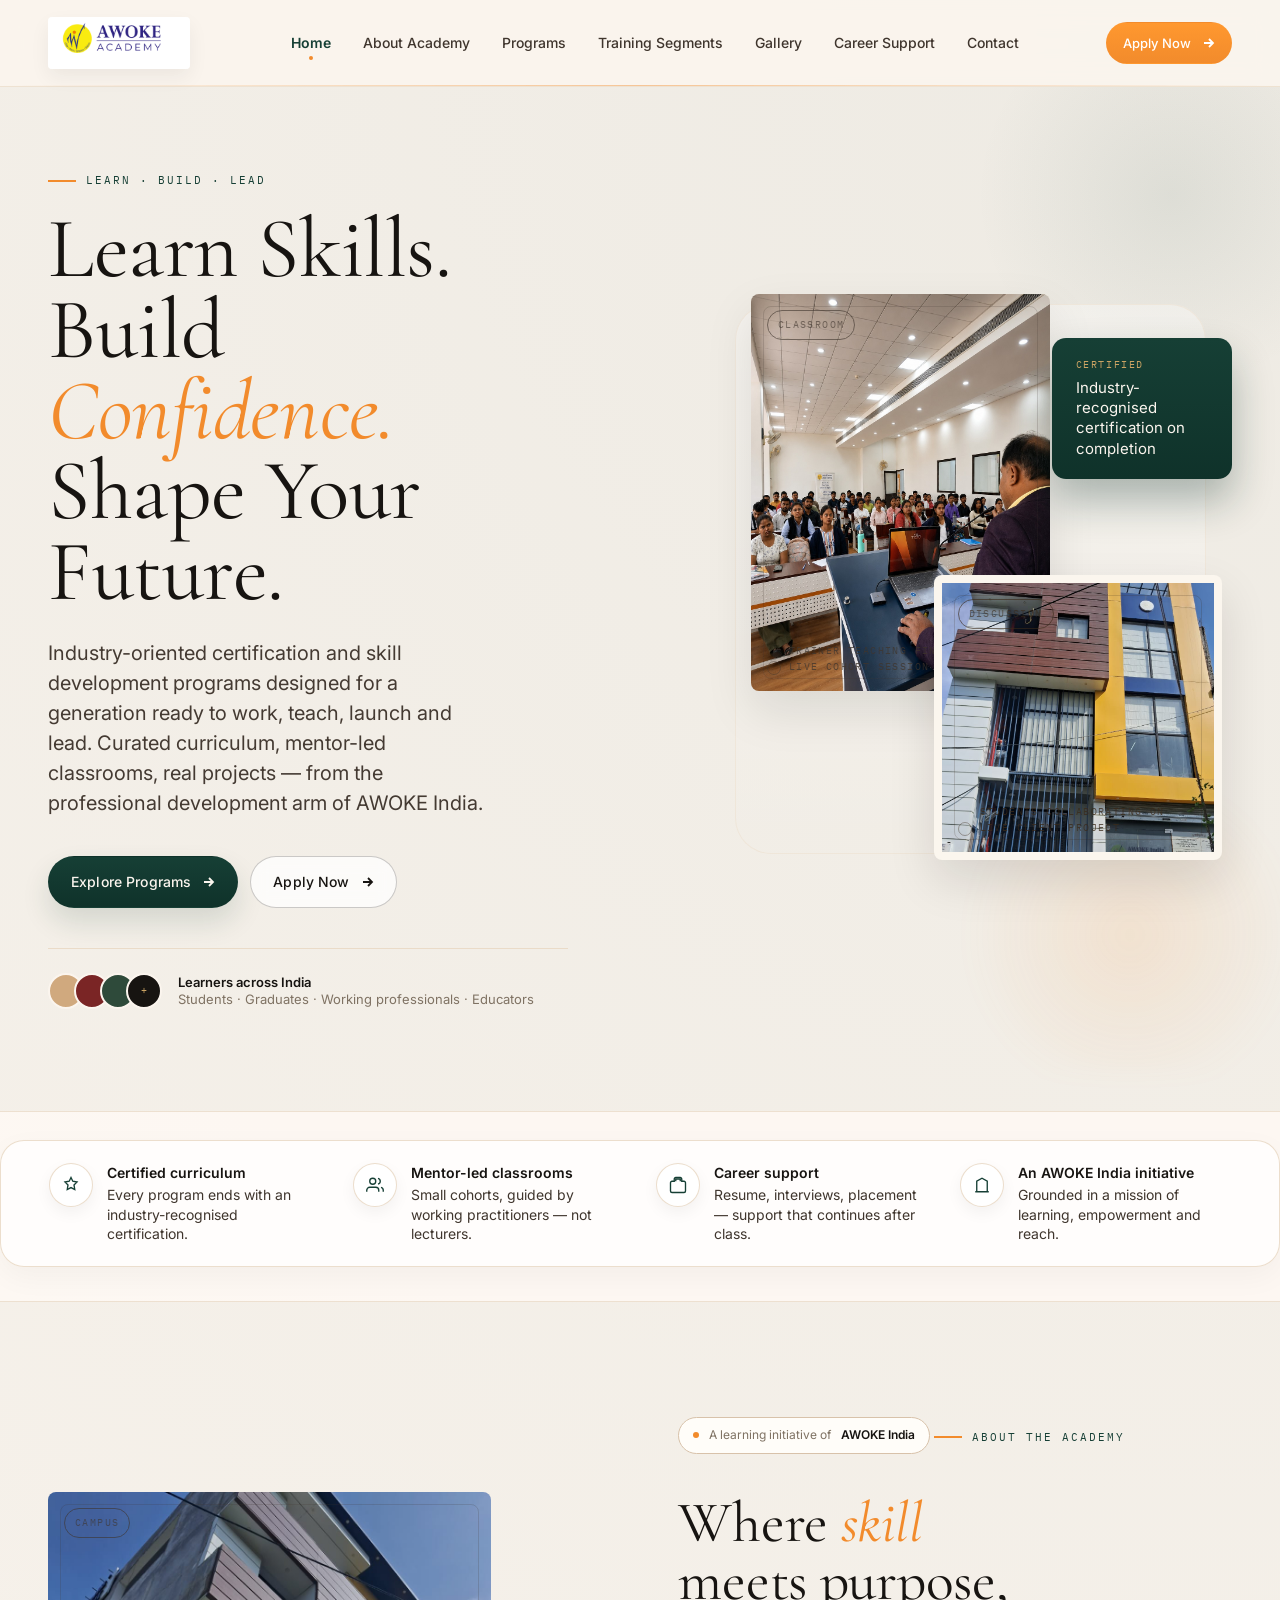
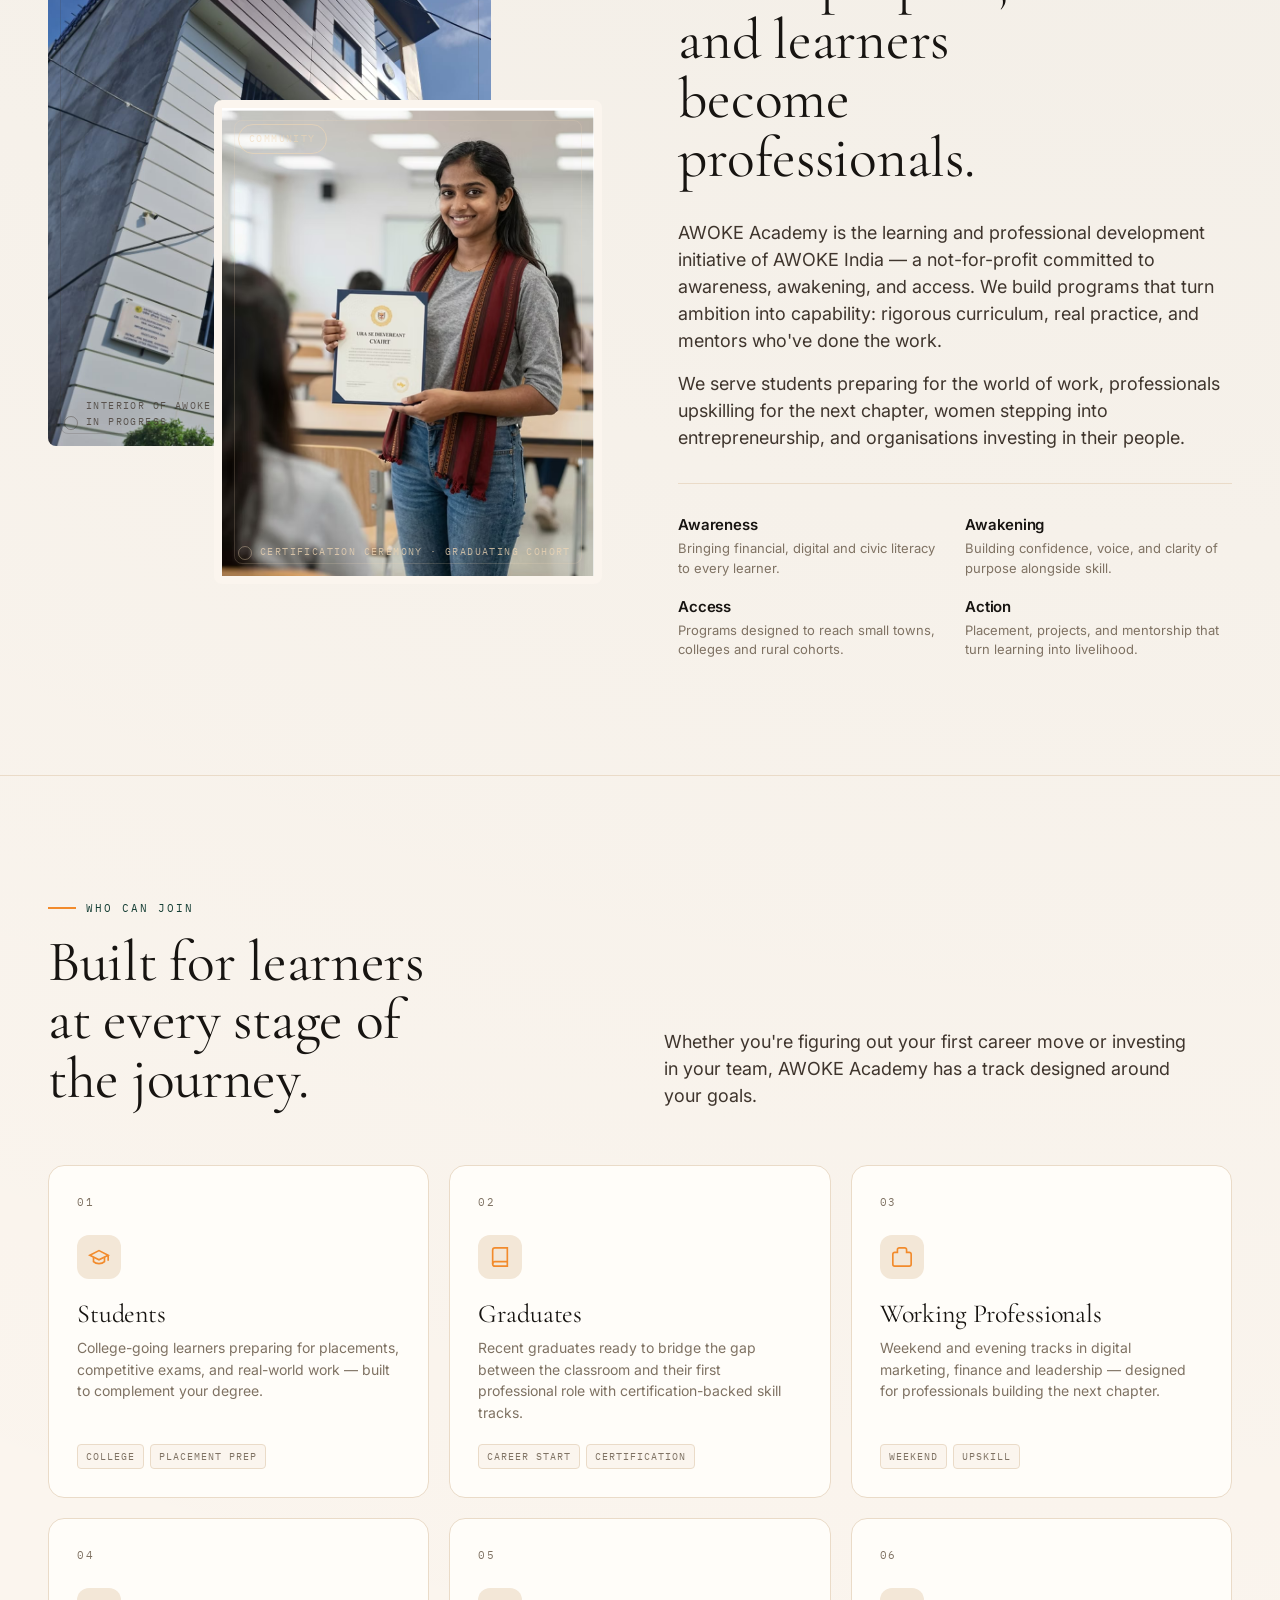
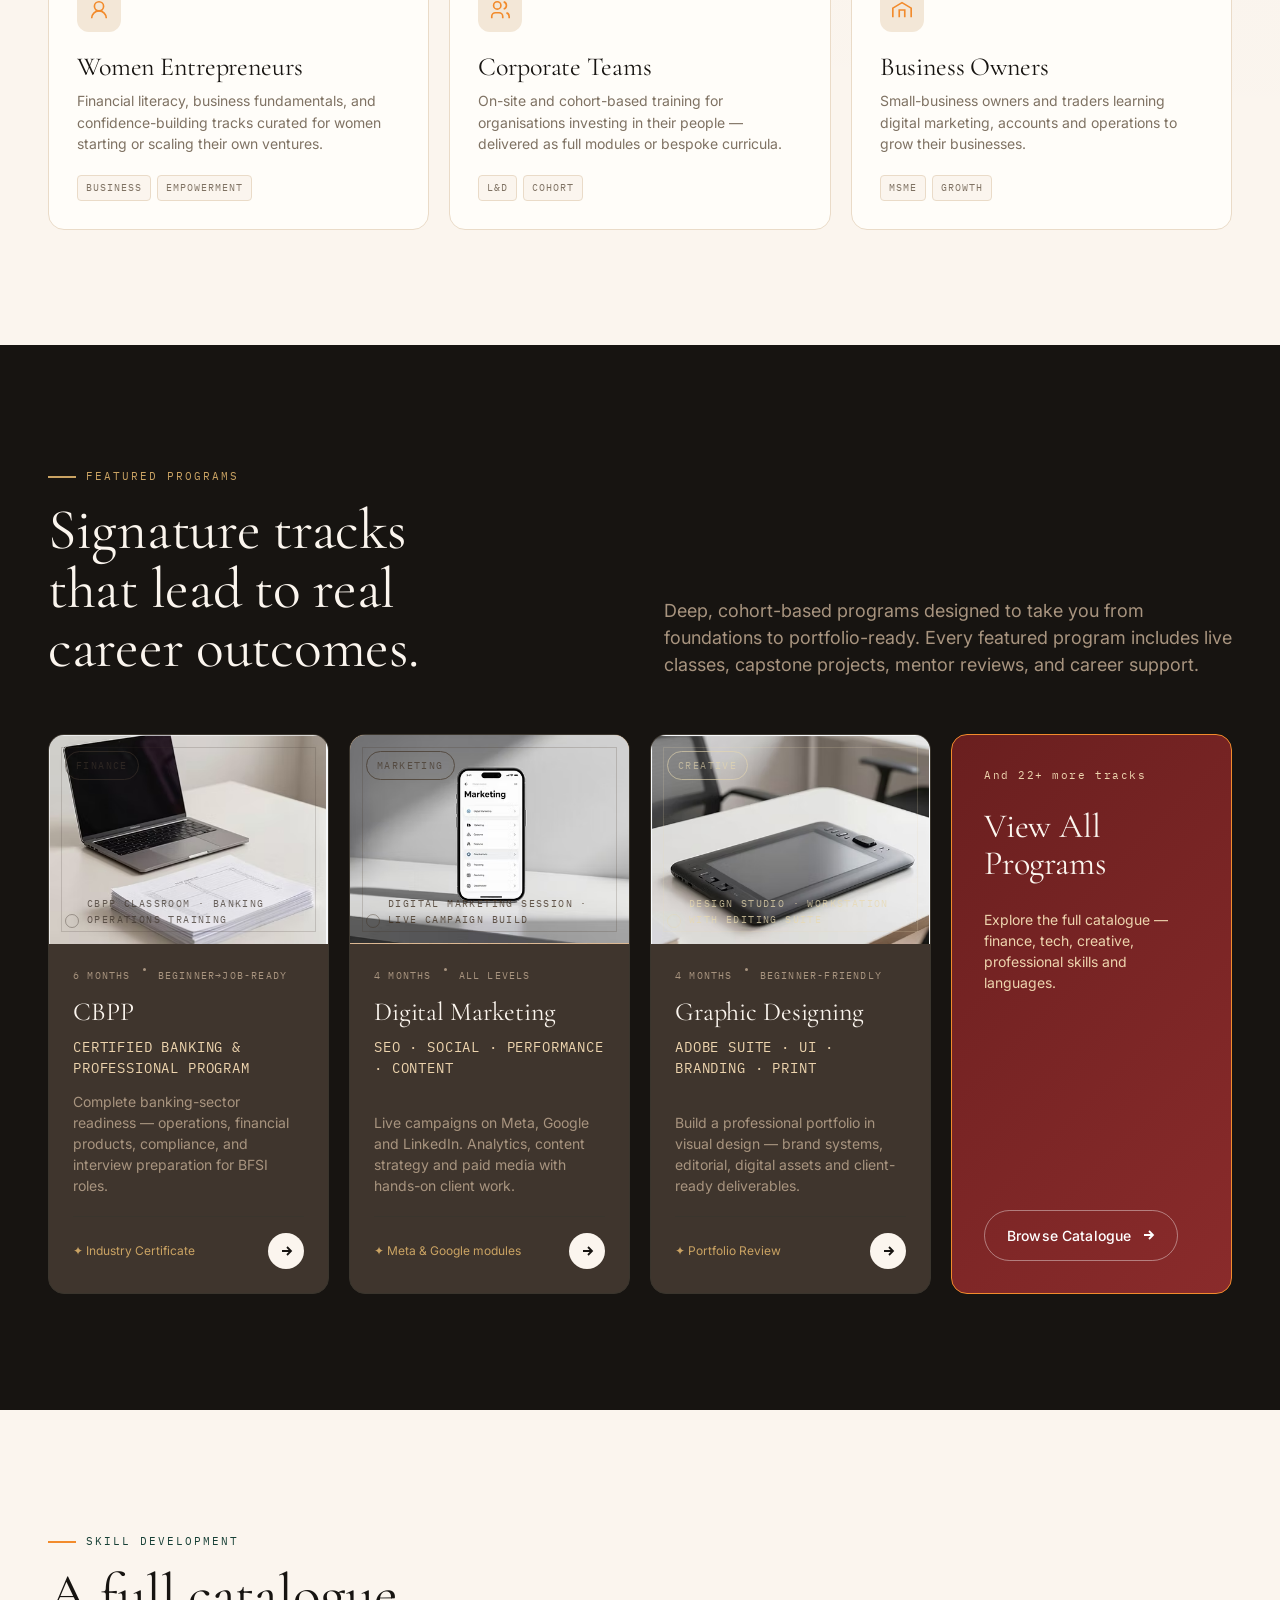
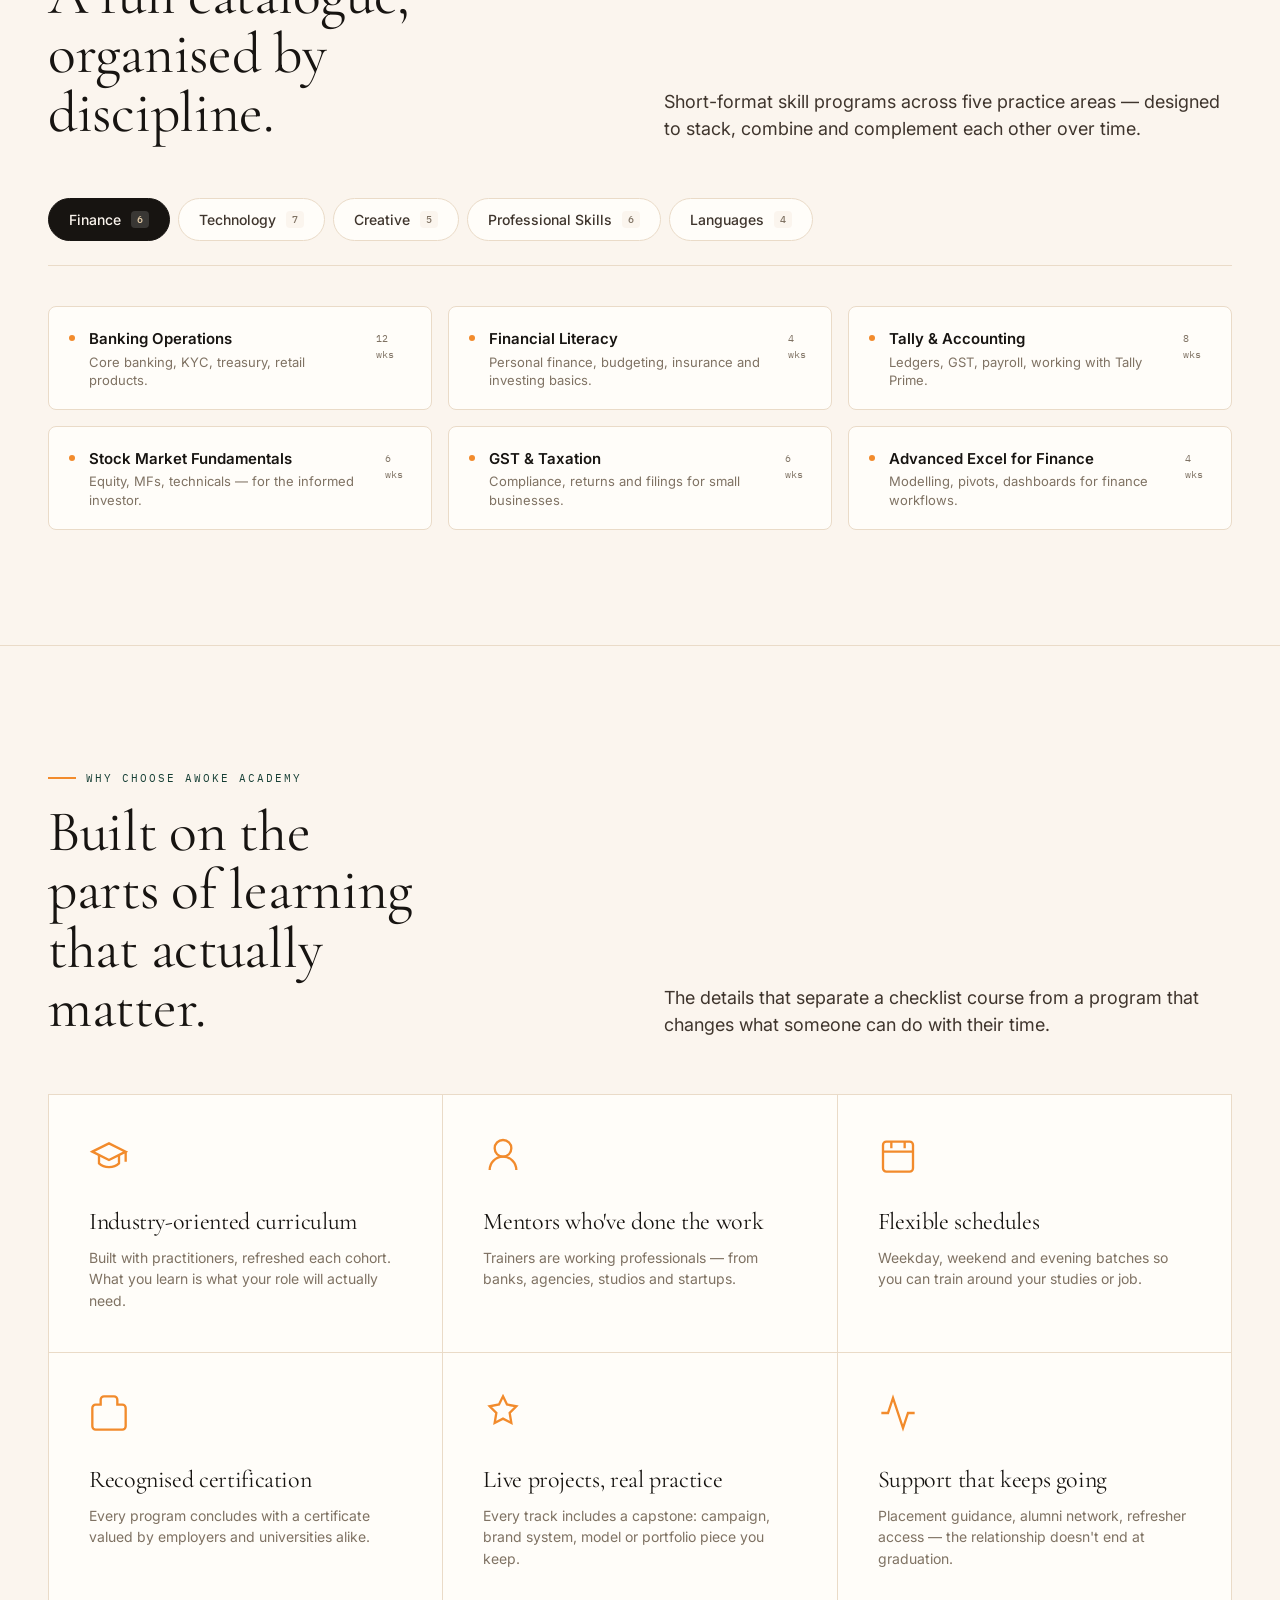
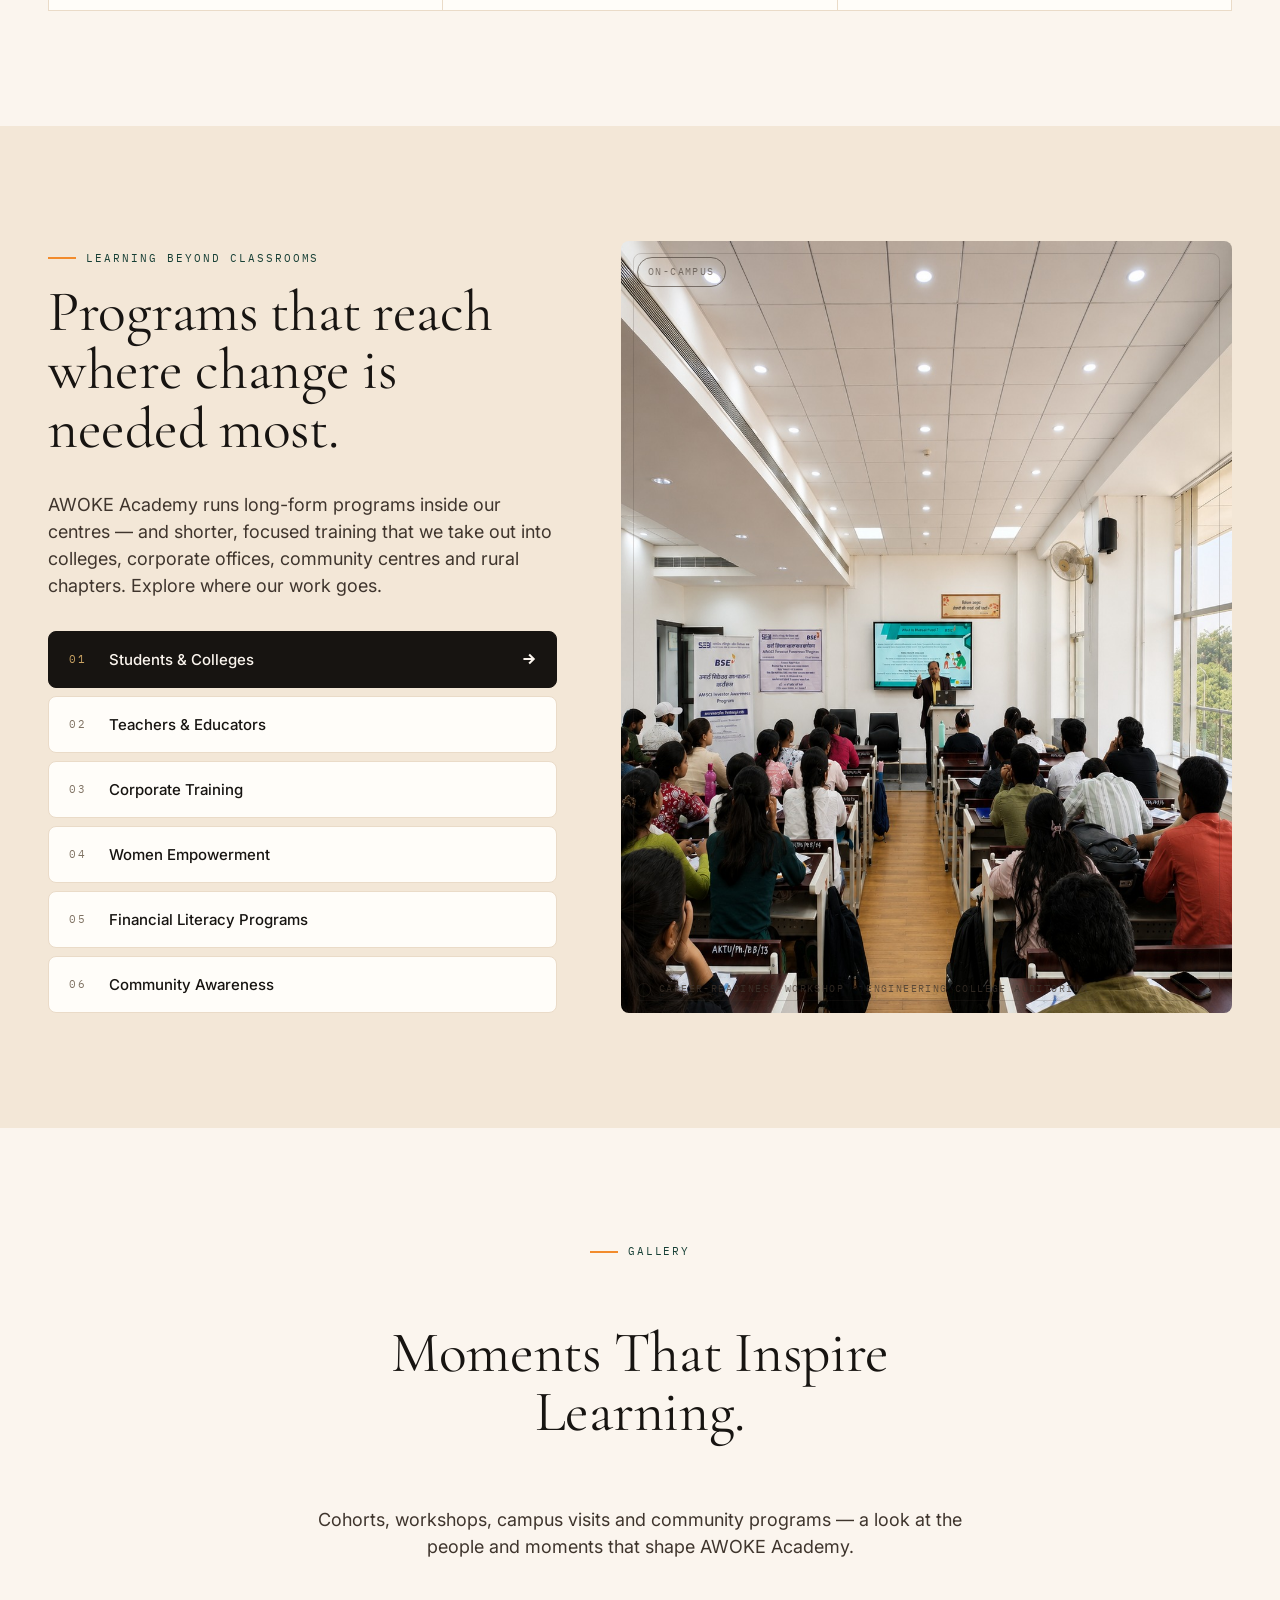
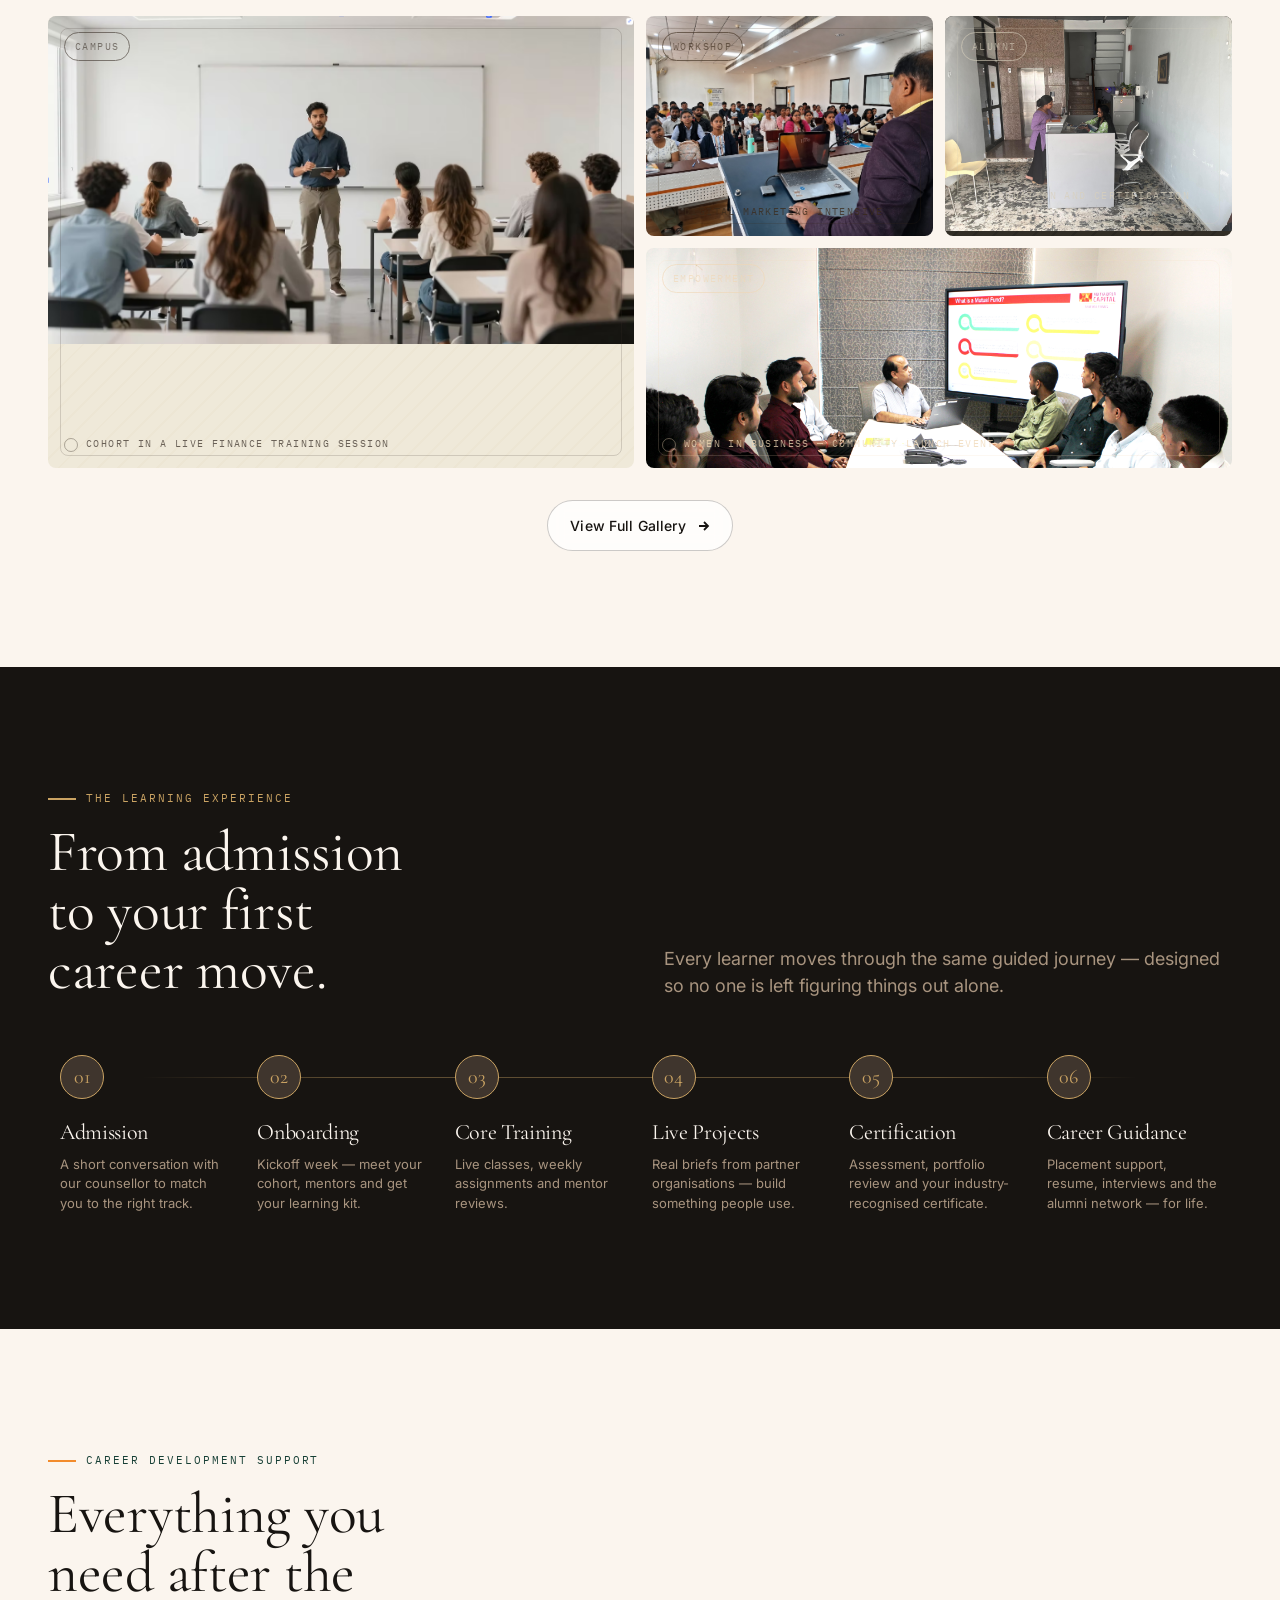
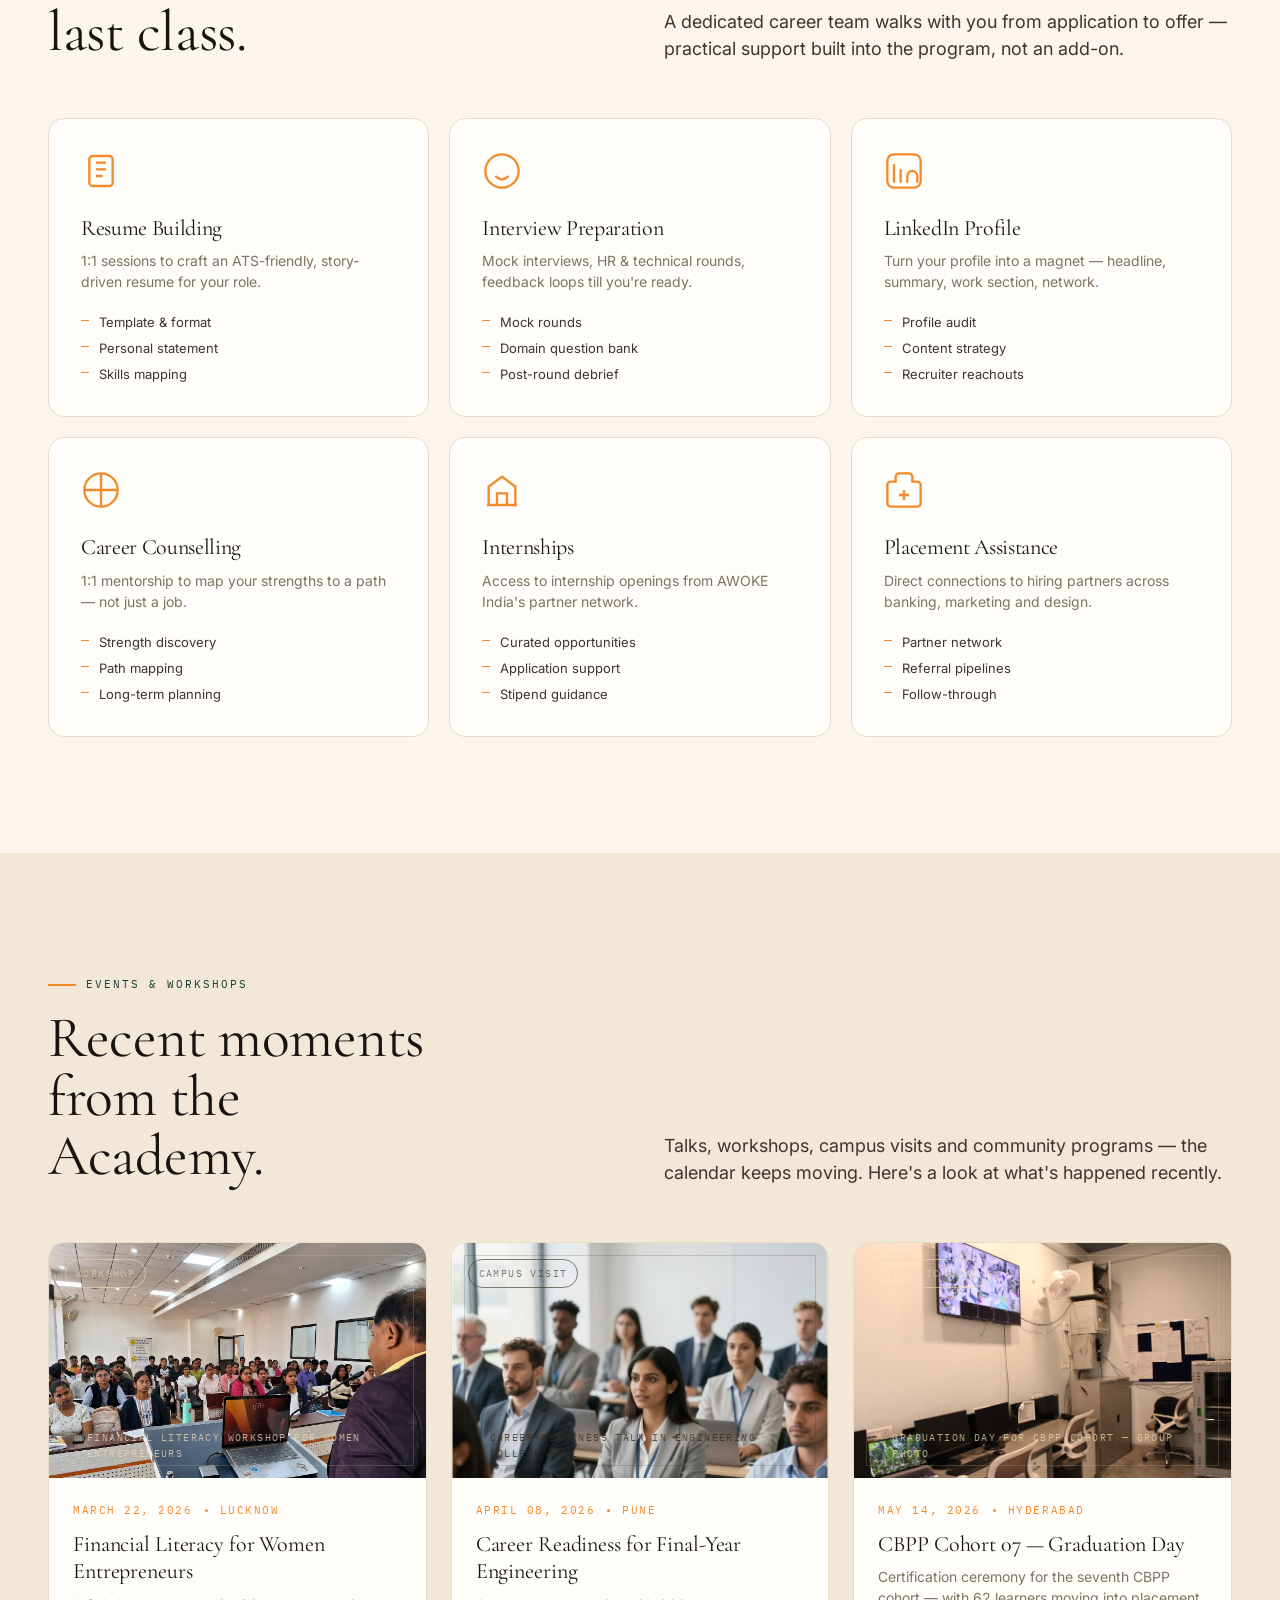
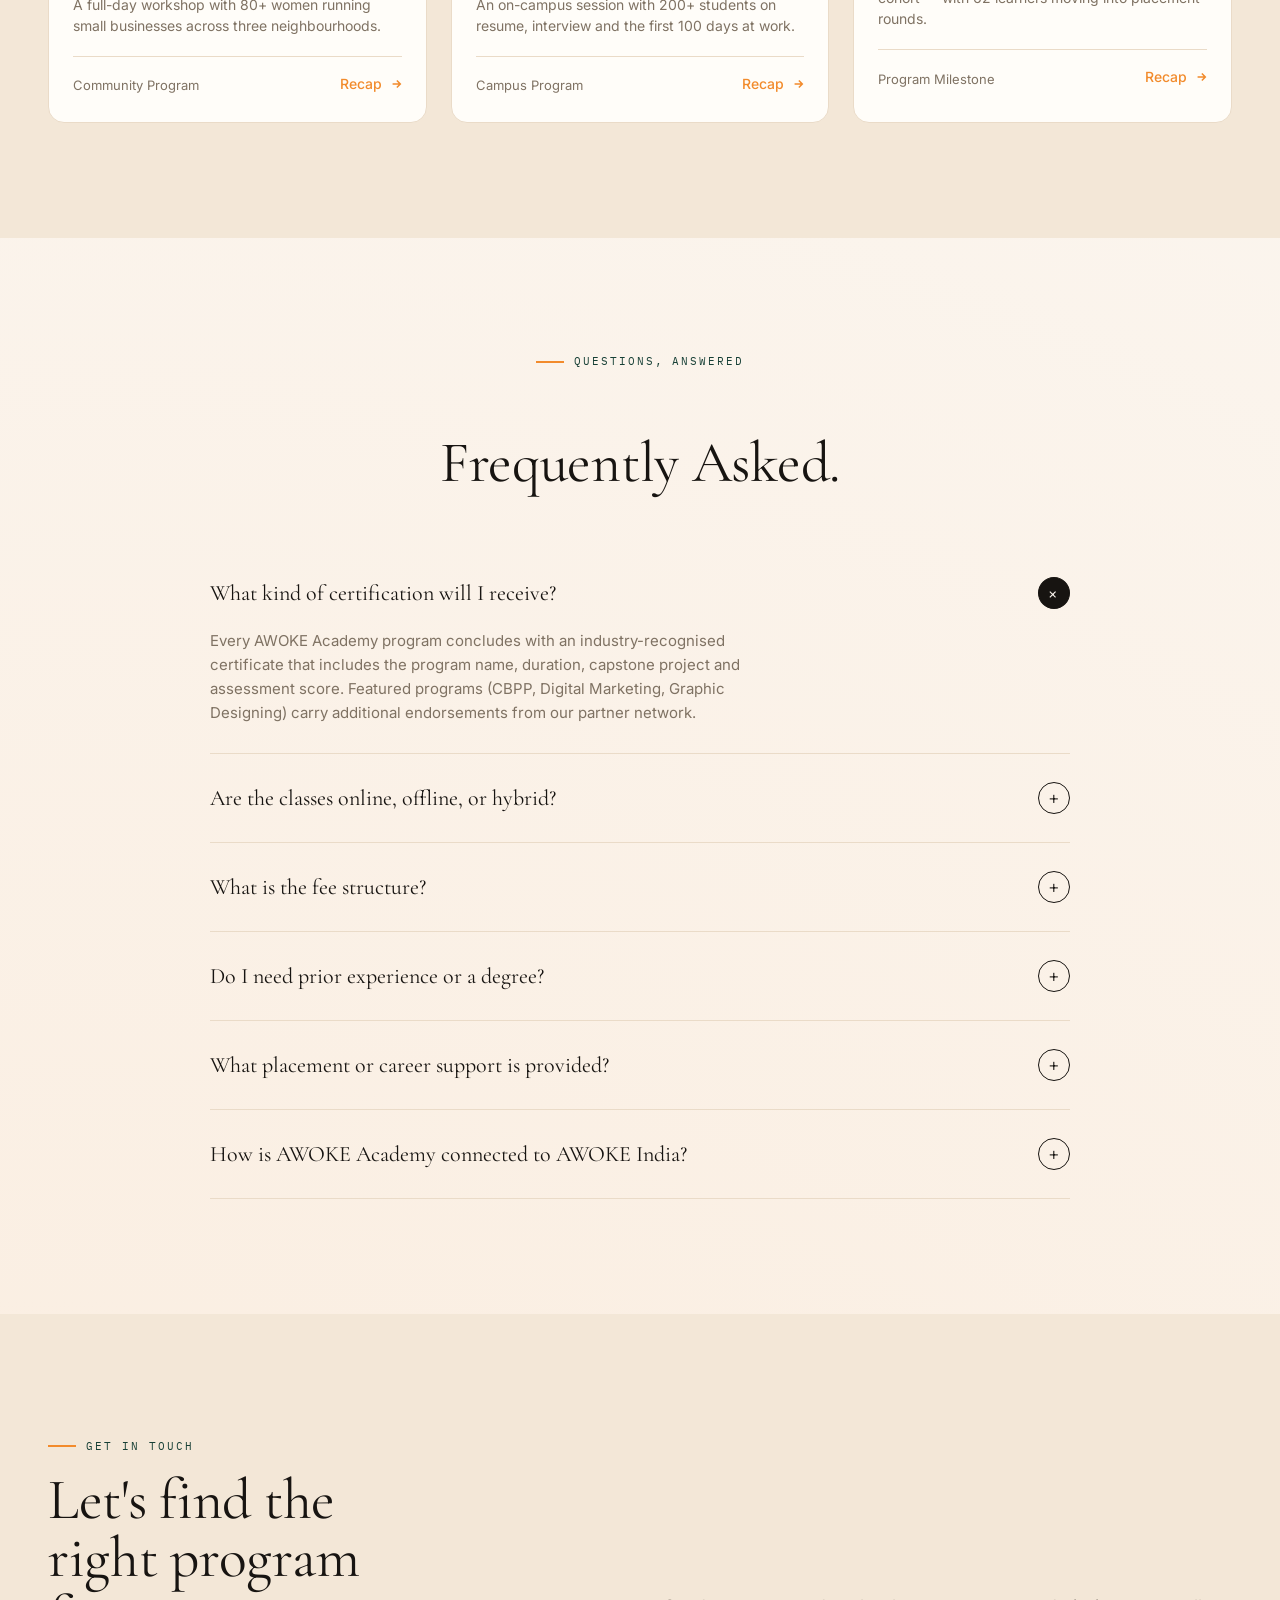
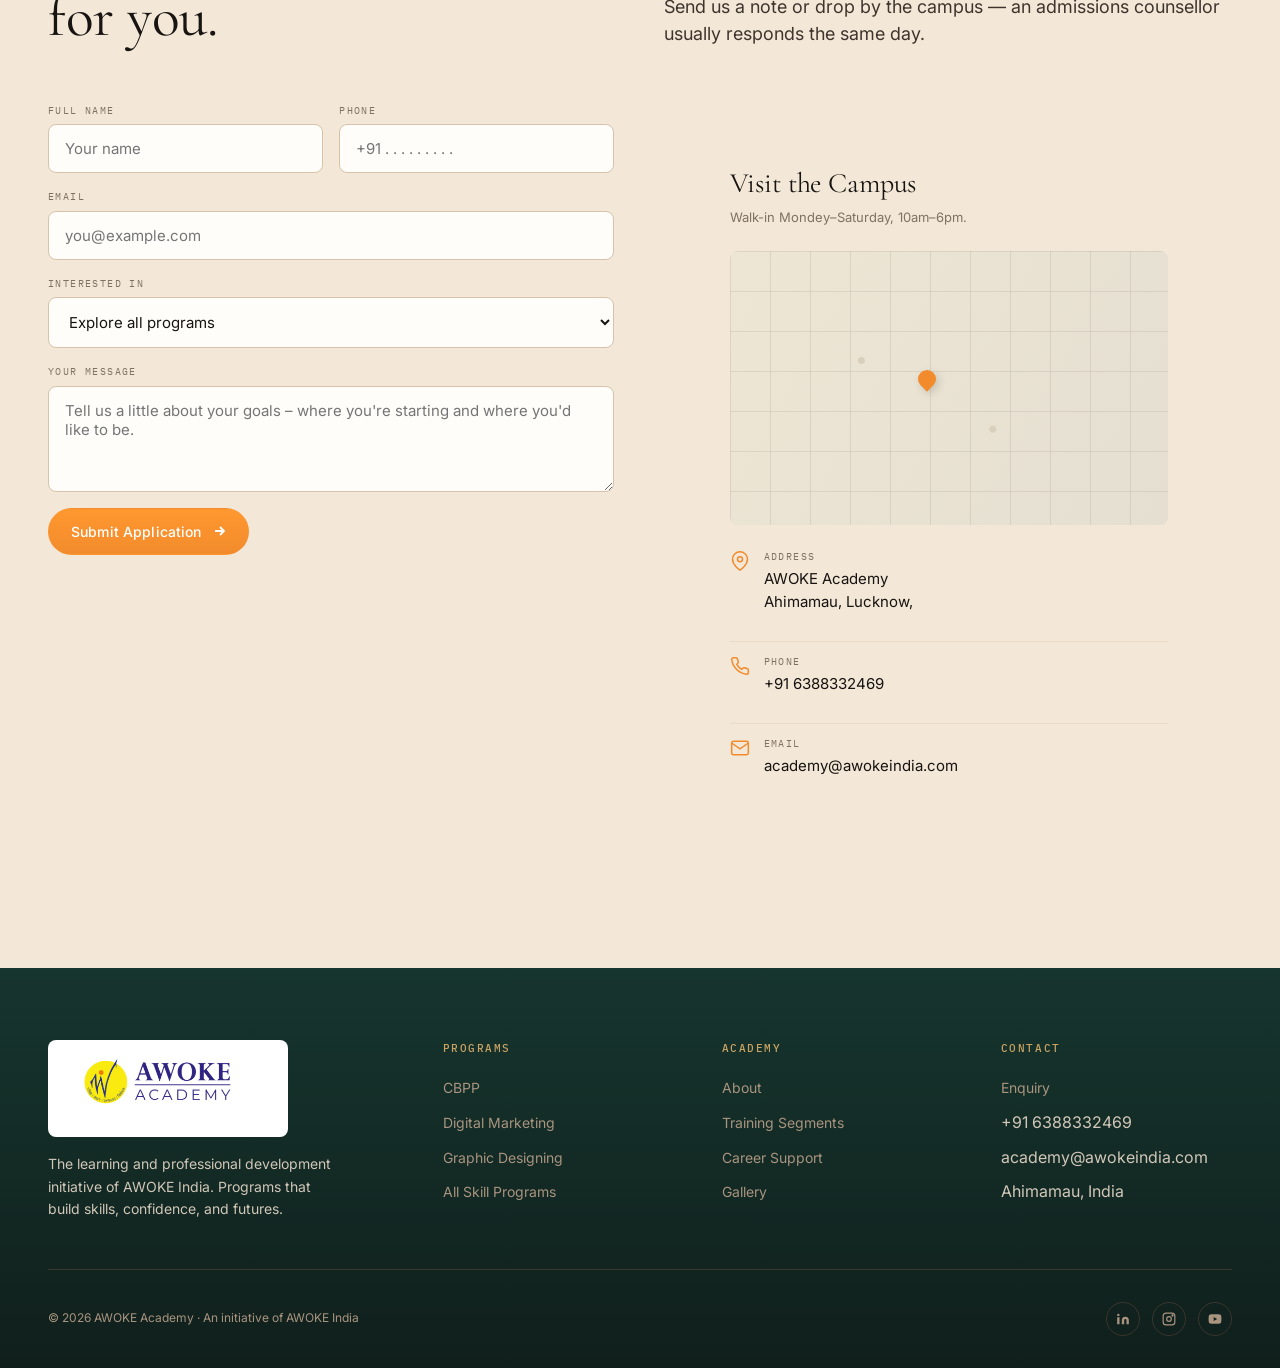
<file: index.html>
<!DOCTYPE html>
<html lang="en">
<head>
<meta charset="UTF-8">
<meta name="viewport" content="width=device-width, initial-scale=1.0">
<title>AWOKE Academy — Learn Skills. Build Confidence. Shape Your Future.</title>
<link rel="stylesheet" href="styles.css">
</head>
<body data-screen-label="01 Home">

<!-- ============================================================
     HEADER
     ============================================================ -->
<header class="site-header">
  <div class="wrap row">
    <a href="index.html" class="logo" aria-label="AWOKE Academy home">
      <img src="assets/awoke-academy-logo.png" alt="AWOKE Academy logo">
      <span class="logo-lockup">
      </span>
    </a>
    <nav class="primary" aria-label="Primary">
      <a href="index.html" class="active">Home</a>
      <a href="#about">About Academy</a>
      <a href="#programs">Programs</a>
      <a href="training-segments.html">Training Segments</a>
      <a href="#gallery">Gallery</a>
      <a href="#career">Career Support</a>
      <a href="#contact">Contact</a>
    </nav>
    <a href="#contact" class="btn primary sm">
      Apply Now
      <svg class="arrow" width="14" height="14" viewBox="0 0 14 14" fill="none" stroke="currentColor" stroke-width="1.8"><path d="M3 7h8M8 3l4 4-4 4"/></svg>
    </a>
  </div>
</header>

<!-- ============================================================
     HERO
     ============================================================ -->
<section class="hero">
  <div class="wrap hero-grid">
    <div>
      <span class="eyebrow">Learn · Build · Lead</span>
      <h1 class="serif" style="margin-top:20px;">
        Learn Skills.<br>
        Build <em>Confidence.</em><br>
        Shape Your Future.
      </h1>
      <p class="lede">
        Industry-oriented certification and skill development programs
        designed for a generation ready to work, teach, launch and lead.
        Curated curriculum, mentor-led classrooms, real projects — from
        the professional development arm of AWOKE India.
      </p>
      <div class="hero-cta">
        <a href="#programs" class="btn dark">
          Explore Programs
          <svg class="arrow" width="14" height="14" viewBox="0 0 14 14" fill="none" stroke="currentColor" stroke-width="1.8"><path d="M3 7h8M8 3l4 4-4 4"/></svg>
        </a>
        <a href="#contact" class="btn ghost">
          Apply Now
          <svg class="arrow" width="14" height="14" viewBox="0 0 14 14" fill="none" stroke="currentColor" stroke-width="1.8"><path d="M3 7h8M8 3l4 4-4 4"/></svg>
        </a>
      </div>
      <div class="flex gap-4 items-center" style="padding-top:24px; border-top:1px solid var(--line); max-width:520px;">
        <div class="flex" style="gap:-8px;">
          <div style="width:36px;height:36px;border-radius:50%;background:#d0a97e;border:2px solid var(--paper);"></div>
          <div style="width:36px;height:36px;border-radius:50%;background:#7a2525;border:2px solid var(--paper);margin-left:-10px;"></div>
          <div style="width:36px;height:36px;border-radius:50%;background:#2e4a3a;border:2px solid var(--paper);margin-left:-10px;"></div>
          <div style="width:36px;height:36px;border-radius:50%;background:var(--ink);border:2px solid var(--paper);margin-left:-10px;display:grid;place-items:center;color:var(--gold);font-family:var(--mono);font-size:10px;">+</div>
        </div>
        <p class="small" style="line-height:1.35;">
          <strong style="color:var(--ink); font-weight:600;">Learners across India</strong><br>
          Students · Graduates · Working professionals · Educators
        </p>
      </div>
    </div>

    <div class="hero-photos">
      <div class="photo p1">
        <img src="Images/Taking Class Big.jpeg" alt="Trainer teaching finance module · live cohort session">
        <span class="tag">Classroom</span>
        <span class="cap">Trainer teaching finance module · live cohort session</span>
      </div>
      <div class="photo p2 warm">
        <img src="Images/building.jpeg" alt="Students collaborating on live client project">
        <span class="tag">Discussion</span>
        <span class="cap">Students collaborating on live client project</span>
      </div>
      <div class="badge">
        <div class="label">Certified</div>
        Industry-recognised<br>certification on completion
      </div>
    </div>
  </div>
</section>

<!-- ============================================================
     TRUST BAR
     ============================================================ -->
<div class="trust">
  <div class="wrap trust-grid">
    <div class="trust-item">
      <div class="ico"><svg width="18" height="18" viewBox="0 0 24 24" fill="none" stroke="currentColor" stroke-width="1.8"><path d="M12 2l2.4 4.9L20 8l-4 3.9L17 18l-5-2.6L7 18l1-6.1L4 8l5.6-1.1L12 2z"/></svg></div>
      <div class="txt"><strong>Certified curriculum</strong>Every program ends with an industry-recognised certification.</div>
    </div>
    <div class="trust-item">
      <div class="ico"><svg width="18" height="18" viewBox="0 0 24 24" fill="none" stroke="currentColor" stroke-width="1.8"><path d="M17 21v-2a4 4 0 0 0-4-4H5a4 4 0 0 0-4 4v2"/><circle cx="9" cy="7" r="4"/><path d="M23 21v-2a4 4 0 0 0-3-3.87"/><path d="M16 3.13a4 4 0 0 1 0 7.75"/></svg></div>
      <div class="txt"><strong>Mentor-led classrooms</strong>Small cohorts, guided by working practitioners — not lecturers.</div>
    </div>
    <div class="trust-item">
      <div class="ico"><svg width="18" height="18" viewBox="0 0 24 24" fill="none" stroke="currentColor" stroke-width="1.8"><path d="M20 7h-3V4a2 2 0 0 0-2-2H9a2 2 0 0 0-2 2v3H4a2 2 0 0 0-2 2v11a2 2 0 0 0 2 2h16a2 2 0 0 0 2-2V9a2 2 0 0 0-2-2z"/><path d="M9 7V4h6v3"/></svg></div>
      <div class="txt"><strong>Career support</strong>Resume, interviews, placement — support that continues after class.</div>
    </div>
    <div class="trust-item">
      <div class="ico"><svg width="18" height="18" viewBox="0 0 24 24" fill="none" stroke="currentColor" stroke-width="1.8"><path d="M3 21h18M5 21V7l7-4 7 4v14M9 9h.01M9 13h.01M9 17h.01M15 9h.01M15 13h.01M15 17h.01"/></svg></div>
      <div class="txt"><strong>An AWOKE India initiative</strong>Grounded in a mission of learning, empowerment and reach.</div>
    </div>
  </div>
</div>

<!-- ============================================================
     ABOUT
     ============================================================ -->
<section id="about">
  <div class="wrap about-grid">
    <div class="about-photo">
      <div class="photo p1">
        <img src="Images/CAMPUS.jpeg" alt="Campus">
        <span class="tag">Campus</span>
        <span class="cap">Interior of AWOKE Academy training centre — session in progress</span>
      </div>
      <div class="photo p2 maroon">
        <img src="Images/Certificate.png" alt="Certification">
        <span class="tag">Community</span>
        <span class="cap">Certification ceremony · graduating cohort</span>
      </div>
    </div>
    <div class="about-content">
      <div class="parent-link">
        <span style="width:6px;height:6px;background:var(--accent);border-radius:50%;"></span>
        A learning initiative of <strong>AWOKE India</strong>
      </div>
      <span class="eyebrow">About the Academy</span>
      <h2 class="serif mt-4" style="max-width:14ch;">
        Where <em style="font-style:italic;color:var(--accent);">skill</em> meets
        purpose, and learners become professionals.
      </h2>
      <p class="lede mt-8">
        AWOKE Academy is the learning and professional development initiative
        of AWOKE India — a not-for-profit committed to awareness, awakening,
        and access. We build programs that turn ambition into capability:
        rigorous curriculum, real practice, and mentors who've done the work.
      </p>
      <p class="lede mt-4">
        We serve students preparing for the world of work, professionals
        upskilling for the next chapter, women stepping into entrepreneurship,
        and organisations investing in their people.
      </p>

      <div class="pillars">
        <div class="pillar">
          <h4>Awareness</h4>
          <p>Bringing financial, digital and civic literacy to every learner.</p>
        </div>
        <div class="pillar">
          <h4>Awakening</h4>
          <p>Building confidence, voice, and clarity of purpose alongside skill.</p>
        </div>
        <div class="pillar">
          <h4>Access</h4>
          <p>Programs designed to reach small towns, colleges and rural cohorts.</p>
        </div>
        <div class="pillar">
          <h4>Action</h4>
          <p>Placement, projects, and mentorship that turn learning into livelihood.</p>
        </div>
      </div>
    </div>
  </div>
</section>

<div class="divider"><div class="wrap"></div></div>

<!-- ============================================================
     WHO CAN JOIN
     ============================================================ -->
<section id="who">
  <div class="wrap">
    <div class="section-head">
      <div>
        <span class="eyebrow">Who Can Join</span>
        <h2 class="serif mt-4">Built for learners at every stage of the journey.</h2>
      </div>
      <p class="lede">
        Whether you're figuring out your first career move or investing in your team,
        AWOKE Academy has a track designed around your goals.
      </p>
    </div>

    <div class="grid-6">
      <!-- 1 -->
      <div class="audience-card">
        <div class="num">01</div>
        <div class="ico"><svg width="22" height="22" viewBox="0 0 24 24" fill="none" stroke="currentColor" stroke-width="1.8"><path d="M22 10v6M2 10l10-5 10 5-10 5z"/><path d="M6 12v5c3 3 9 3 12 0v-5"/></svg></div>
        <h3 class="serif">Students</h3>
        <p>College-going learners preparing for placements, competitive exams, and real-world work — built to complement your degree.</p>
        <div class="tags">
          <span class="tag">College</span>
          <span class="tag">Placement Prep</span>
        </div>
      </div>

      <!-- 2 -->
      <div class="audience-card">
        <div class="num">02</div>
        <div class="ico"><svg width="22" height="22" viewBox="0 0 24 24" fill="none" stroke="currentColor" stroke-width="1.8"><path d="M4 19.5A2.5 2.5 0 0 1 6.5 17H20"/><path d="M6.5 2H20v20H6.5A2.5 2.5 0 0 1 4 19.5v-15A2.5 2.5 0 0 1 6.5 2z"/></svg></div>
        <h3 class="serif">Graduates</h3>
        <p>Recent graduates ready to bridge the gap between the classroom and their first professional role with certification-backed skill tracks.</p>
        <div class="tags">
          <span class="tag">Career Start</span>
          <span class="tag">Certification</span>
        </div>
      </div>

      <!-- 3 -->
      <div class="audience-card">
        <div class="num">03</div>
        <div class="ico"><svg width="22" height="22" viewBox="0 0 24 24" fill="none" stroke="currentColor" stroke-width="1.8"><path d="M20 7h-3V4a2 2 0 0 0-2-2H9a2 2 0 0 0-2 2v3H4a2 2 0 0 0-2 2v11a2 2 0 0 0 2 2h16a2 2 0 0 0 2-2V9a2 2 0 0 0-2-2z"/></svg></div>
        <h3 class="serif">Working Professionals</h3>
        <p>Weekend and evening tracks in digital marketing, finance and leadership — designed for professionals building the next chapter.</p>
        <div class="tags">
          <span class="tag">Weekend</span>
          <span class="tag">Upskill</span>
        </div>
      </div>

      <!-- 4 -->
      <div class="audience-card">
        <div class="num">04</div>
        <div class="ico"><svg width="22" height="22" viewBox="0 0 24 24" fill="none" stroke="currentColor" stroke-width="1.8"><circle cx="12" cy="8" r="5"/><path d="M20 21a8 8 0 0 0-16 0"/></svg></div>
        <h3 class="serif">Women Entrepreneurs</h3>
        <p>Financial literacy, business fundamentals, and confidence-building tracks curated for women starting or scaling their own ventures.</p>
        <div class="tags">
          <span class="tag">Business</span>
          <span class="tag">Empowerment</span>
        </div>
      </div>

      <!-- 5 -->
      <div class="audience-card">
        <div class="num">05</div>
        <div class="ico"><svg width="22" height="22" viewBox="0 0 24 24" fill="none" stroke="currentColor" stroke-width="1.8"><circle cx="9" cy="7" r="4"/><path d="M3 21v-2a4 4 0 0 1 4-4h4a4 4 0 0 1 4 4v2"/><path d="M16 3.13a4 4 0 0 1 0 7.75M22 21v-2a4 4 0 0 0-3-3.87"/></svg></div>
        <h3 class="serif">Corporate Teams</h3>
        <p>On-site and cohort-based training for organisations investing in their people — delivered as full modules or bespoke curricula.</p>
        <div class="tags">
          <span class="tag">L&amp;D</span>
          <span class="tag">Cohort</span>
        </div>
      </div>

      <!-- 6 -->
      <div class="audience-card">
        <div class="num">06</div>
        <div class="ico"><svg width="22" height="22" viewBox="0 0 24 24" fill="none" stroke="currentColor" stroke-width="1.8"><path d="M2 20V10l10-6 10 6v10"/><path d="M9 20v-8h6v8"/></svg></div>
        <h3 class="serif">Business Owners</h3>
        <p>Small-business owners and traders learning digital marketing, accounts and operations to grow their businesses.</p>
        <div class="tags">
          <span class="tag">MSME</span>
          <span class="tag">Growth</span>
        </div>
      </div>
    </div>
  </div>
</section>

<!-- ============================================================
     FEATURED PROGRAMS  (dark hero section — the biggest)
     ============================================================ -->
<section class="programs-section" id="programs">
  <div class="wrap">
    <div class="section-head">
      <div>
        <span class="eyebrow">Featured Programs</span>
        <h2 class="serif mt-4" style="color:var(--paper);">Signature tracks that lead to real career outcomes.</h2>
      </div>
      <p class="lede">
        Deep, cohort-based programs designed to take you from foundations to
        portfolio-ready. Every featured program includes live classes,
        capstone projects, mentor reviews, and career support.
      </p>
    </div>

    <div class="program-grid">
      <!-- CBPP -->
      <article class="program-card">
        <div class="photo">
          <img src="Images/Laptop Finance.png" alt="Laptop with finance content">
          <span class="tag">Finance</span>
          <span class="cap">CBPP classroom · banking operations training</span>
        </div>
        <div class="body">
          <div class="meta">
            <span>6 months</span>
            <span class="dot"></span>
            <span>Beginner→Job-ready</span>
          </div>
          <h3 class="serif">CBPP</h3>
          <p class="mono" style="color:var(--gold-soft); margin-bottom:12px;">Certified Banking &amp; Professional Program</p>
          <p>Complete banking-sector readiness — operations, financial products, compliance, and interview preparation for BFSI roles.</p>
          <div class="foot">
            <span class="cert">✦ Industry Certificate</span>
            <span class="arrow-btn"><svg width="14" height="14" viewBox="0 0 14 14" fill="none" stroke="currentColor" stroke-width="1.8"><path d="M3 7h8M8 3l4 4-4 4"/></svg></span>
          </div>
        </div>
      </article>

      <!-- Digital Marketing -->
      <article class="program-card">
        <div class="photo warm">
          <img src="Images/Marketing Mobile.png" alt="Student working on digital marketing project">
          <span class="tag">Marketing</span>
          <span class="cap">Digital marketing session · live campaign build</span>
        </div>
        <div class="body">
          <div class="meta">
            <span>4 months</span>
            <span class="dot"></span>
            <span>All levels</span>
          </div>
          <h3 class="serif">Digital Marketing</h3>
          <p class="mono" style="color:var(--gold-soft); margin-bottom:12px;">SEO · Social · Performance · Content</p>
          <p>Live campaigns on Meta, Google and LinkedIn. Analytics, content strategy and paid media with hands-on client work.</p>
          <div class="foot">
            <span class="cert">✦ Meta &amp; Google modules</span>
            <span class="arrow-btn"><svg width="14" height="14" viewBox="0 0 14 14" fill="none" stroke="currentColor" stroke-width="1.8"><path d="M3 7h8M8 3l4 4-4 4"/></svg></span>
          </div>
        </div>
      </article>

      <!-- Graphic Designing -->
      <article class="program-card">
        <div class="photo forest">
          <img src="Images\Tablet.png" alt="Tablet with graphic design content">
          <span class="tag">Creative</span>
          <span class="cap">Design studio · workstation with editing suite</span>
        </div>
        <div class="body">
          <div class="meta">
            <span>4 months</span>
            <span class="dot"></span>
            <span>Beginner-friendly</span>
          </div>
          <h3 class="serif">Graphic Designing</h3>
          <p class="mono" style="color:var(--gold-soft); margin-bottom:12px;">Adobe Suite · UI · Branding · Print</p>
          <p>Build a professional portfolio in visual design — brand systems, editorial, digital assets and client-ready deliverables.</p>
          <div class="foot">
            <span class="cert">✦ Portfolio Review</span>
            <span class="arrow-btn"><svg width="14" height="14" viewBox="0 0 14 14" fill="none" stroke="currentColor" stroke-width="1.8"><path d="M3 7h8M8 3l4 4-4 4"/></svg></span>
          </div>
        </div>
      </article>

      <!-- View all -->
      <article class="program-card view-all">
        <div class="top">
          <div class="count">And 22+ more tracks</div>
          <h3 class="serif">View All Programs</h3>
          <p style="color:var(--gold-soft); font-size:14px; margin-top:16px; line-height:1.5;">
            Explore the full catalogue — finance, tech, creative, professional skills and languages.
          </p>
        </div>
        <a href="#skills" class="btn light" style="margin-top:24px;">
          Browse Catalogue
          <svg class="arrow" width="14" height="14" viewBox="0 0 14 14" fill="none" stroke="currentColor" stroke-width="1.8"><path d="M3 7h8M8 3l4 4-4 4"/></svg>
        </a>
      </article>
    </div>
  </div>
</section>

<!-- ============================================================
     SKILL DEVELOPMENT (tabbed)
     ============================================================ -->
<section id="skills">
  <div class="wrap">
    <div class="section-head">
      <div>
        <span class="eyebrow">Skill Development</span>
        <h2 class="serif mt-4">A full catalogue, organised by discipline.</h2>
      </div>
      <p class="lede">
        Short-format skill programs across five practice areas — designed to
        stack, combine and complement each other over time.
      </p>
    </div>

    <div class="skill-tabs" role="tablist">
      <button class="skill-tab active" data-tab="finance" role="tab">Finance <span class="count">6</span></button>
      <button class="skill-tab" data-tab="tech" role="tab">Technology <span class="count">7</span></button>
      <button class="skill-tab" data-tab="creative" role="tab">Creative <span class="count">5</span></button>
      <button class="skill-tab" data-tab="professional" role="tab">Professional Skills <span class="count">6</span></button>
      <button class="skill-tab" data-tab="language" role="tab">Languages <span class="count">4</span></button>
    </div>

    <!-- FINANCE -->
    <div class="skill-panel active" data-panel="finance">
      <div class="skill-item"><span class="dot"></span><div><div class="name">Banking Operations</div><div class="desc">Core banking, KYC, treasury, retail products.</div></div><div class="dur">12 wks</div></div>
      <div class="skill-item"><span class="dot"></span><div><div class="name">Financial Literacy</div><div class="desc">Personal finance, budgeting, insurance and investing basics.</div></div><div class="dur">4 wks</div></div>
      <div class="skill-item"><span class="dot"></span><div><div class="name">Tally &amp; Accounting</div><div class="desc">Ledgers, GST, payroll, working with Tally Prime.</div></div><div class="dur">8 wks</div></div>
      <div class="skill-item"><span class="dot"></span><div><div class="name">Stock Market Fundamentals</div><div class="desc">Equity, MFs, technicals — for the informed investor.</div></div><div class="dur">6 wks</div></div>
      <div class="skill-item"><span class="dot"></span><div><div class="name">GST &amp; Taxation</div><div class="desc">Compliance, returns and filings for small businesses.</div></div><div class="dur">6 wks</div></div>
      <div class="skill-item"><span class="dot"></span><div><div class="name">Advanced Excel for Finance</div><div class="desc">Modelling, pivots, dashboards for finance workflows.</div></div><div class="dur">4 wks</div></div>
    </div>

    <!-- TECHNOLOGY -->
    <div class="skill-panel" data-panel="tech">
      <div class="skill-item"><span class="dot"></span><div><div class="name">MS Office Complete</div><div class="desc">Word, Excel, PowerPoint at professional standard.</div></div><div class="dur">6 wks</div></div>
      <div class="skill-item"><span class="dot"></span><div><div class="name">Data Analytics Basics</div><div class="desc">Excel, SQL, Power BI — turning data into decisions.</div></div><div class="dur">12 wks</div></div>
      <div class="skill-item"><span class="dot"></span><div><div class="name">Web Development</div><div class="desc">HTML, CSS, JS — build and deploy your first site.</div></div><div class="dur">14 wks</div></div>
      <div class="skill-item"><span class="dot"></span><div><div class="name">Digital Literacy</div><div class="desc">Internet, safety, everyday tools — foundational.</div></div><div class="dur">4 wks</div></div>
      <div class="skill-item"><span class="dot"></span><div><div class="name">AI &amp; Prompting Basics</div><div class="desc">Using AI tools responsibly at work.</div></div><div class="dur">4 wks</div></div>
      <div class="skill-item"><span class="dot"></span><div><div class="name">Cybersecurity Awareness</div><div class="desc">Passwords, phishing, safe practices for every worker.</div></div><div class="dur">3 wks</div></div>
      <div class="skill-item"><span class="dot"></span><div><div class="name">Google Workspace Pro</div><div class="desc">Docs, Sheets, Meet — for modern teams.</div></div><div class="dur">4 wks</div></div>
    </div>

    <!-- CREATIVE -->
    <div class="skill-panel" data-panel="creative">
      <div class="skill-item"><span class="dot"></span><div><div class="name">Graphic Design Foundations</div><div class="desc">Layout, typography, colour — the visual language.</div></div><div class="dur">8 wks</div></div>
      <div class="skill-item"><span class="dot"></span><div><div class="name">Video Editing</div><div class="desc">Premiere &amp; DaVinci — narrative, reels, corporate.</div></div><div class="dur">8 wks</div></div>
      <div class="skill-item"><span class="dot"></span><div><div class="name">Content Writing</div><div class="desc">Copy, blog, brand voice, portfolio building.</div></div><div class="dur">6 wks</div></div>
      <div class="skill-item"><span class="dot"></span><div><div class="name">Social Media Creation</div><div class="desc">Reels, carousels, community — for creators &amp; brands.</div></div><div class="dur">6 wks</div></div>
      <div class="skill-item"><span class="dot"></span><div><div class="name">Photography</div><div class="desc">Composition, light, editing — DSLR &amp; mobile.</div></div><div class="dur">8 wks</div></div>
    </div>

    <!-- PROFESSIONAL -->
    <div class="skill-panel" data-panel="professional">
      <div class="skill-item"><span class="dot"></span><div><div class="name">Communication Skills</div><div class="desc">Written, verbal, presentation — the professional standard.</div></div><div class="dur">6 wks</div></div>
      <div class="skill-item"><span class="dot"></span><div><div class="name">Public Speaking</div><div class="desc">Confidence on stage, in meetings, on camera.</div></div><div class="dur">4 wks</div></div>
      <div class="skill-item"><span class="dot"></span><div><div class="name">Personality Development</div><div class="desc">Grooming, etiquette, self-presence for the workplace.</div></div><div class="dur">6 wks</div></div>
      <div class="skill-item"><span class="dot"></span><div><div class="name">Leadership &amp; Teamwork</div><div class="desc">Managing self, managing others, managing outcomes.</div></div><div class="dur">6 wks</div></div>
      <div class="skill-item"><span class="dot"></span><div><div class="name">Time &amp; Productivity</div><div class="desc">Planning, focus, systems that actually stick.</div></div><div class="dur">3 wks</div></div>
      <div class="skill-item"><span class="dot"></span><div><div class="name">Interview Skills</div><div class="desc">Framework, mock rounds, HR &amp; technical prep.</div></div><div class="dur">4 wks</div></div>
    </div>

    <!-- LANGUAGES -->
    <div class="skill-panel" data-panel="language">
      <div class="skill-item"><span class="dot"></span><div><div class="name">English Fluency</div><div class="desc">Speaking, listening, writing — beginner to advanced.</div></div><div class="dur">12 wks</div></div>
      <div class="skill-item"><span class="dot"></span><div><div class="name">Business English</div><div class="desc">Emails, meetings, presentations — professional tone.</div></div><div class="dur">8 wks</div></div>
      <div class="skill-item"><span class="dot"></span><div><div class="name">Spoken Hindi</div><div class="desc">Confident conversation for work and daily life.</div></div><div class="dur">8 wks</div></div>
      <div class="skill-item"><span class="dot"></span><div><div class="name">Regional Language Bridging</div><div class="desc">Marathi, Gujarati and Telugu foundations for professionals.</div></div><div class="dur">6 wks</div></div>
    </div>
  </div>
</section>

<div class="divider"><div class="wrap"></div></div>

<!-- ============================================================
     WHY CHOOSE
     ============================================================ -->
<section id="why">
  <div class="wrap">
    <div class="section-head">
      <div>
        <span class="eyebrow">Why Choose AWOKE Academy</span>
        <h2 class="serif mt-4">Built on the parts of learning that actually matter.</h2>
      </div>
      <p class="lede">
        The details that separate a checklist course from a program that
        changes what someone can do with their time.
      </p>
    </div>

    <div class="why-grid">
      <div class="why-card">
        <div class="ico"><svg width="40" height="40" viewBox="0 0 24 24" fill="none" stroke="currentColor" stroke-width="1.4"><path d="M22 10v6M2 10l10-5 10 5-10 5z"/><path d="M6 12v5c3 3 9 3 12 0v-5"/></svg></div>
        <h4>Industry-oriented curriculum</h4>
        <p>Built with practitioners, refreshed each cohort. What you learn is what your role will actually need.</p>
      </div>
      <div class="why-card">
        <div class="ico"><svg width="40" height="40" viewBox="0 0 24 24" fill="none" stroke="currentColor" stroke-width="1.4"><circle cx="12" cy="8" r="5"/><path d="M20 21a8 8 0 0 0-16 0"/></svg></div>
        <h4>Mentors who've done the work</h4>
        <p>Trainers are working professionals — from banks, agencies, studios and startups.</p>
      </div>
      <div class="why-card">
        <div class="ico"><svg width="40" height="40" viewBox="0 0 24 24" fill="none" stroke="currentColor" stroke-width="1.4"><rect x="3" y="4" width="18" height="18" rx="2"/><path d="M3 10h18M8 4v4M16 4v4"/></svg></div>
        <h4>Flexible schedules</h4>
        <p>Weekday, weekend and evening batches so you can train around your studies or job.</p>
      </div>
      <div class="why-card">
        <div class="ico"><svg width="40" height="40" viewBox="0 0 24 24" fill="none" stroke="currentColor" stroke-width="1.4"><path d="M20 7h-3V4a2 2 0 0 0-2-2H9a2 2 0 0 0-2 2v3H4a2 2 0 0 0-2 2v11a2 2 0 0 0 2 2h16a2 2 0 0 0 2-2V9a2 2 0 0 0-2-2z"/></svg></div>
        <h4>Recognised certification</h4>
        <p>Every program concludes with a certificate valued by employers and universities alike.</p>
      </div>
      <div class="why-card">
        <div class="ico"><svg width="40" height="40" viewBox="0 0 24 24" fill="none" stroke="currentColor" stroke-width="1.4"><path d="M12 2l2.4 4.9L20 8l-4 3.9L17 18l-5-2.6L7 18l1-6.1L4 8l5.6-1.1L12 2z"/></svg></div>
        <h4>Live projects, real practice</h4>
        <p>Every track includes a capstone: campaign, brand system, model or portfolio piece you keep.</p>
      </div>
      <div class="why-card">
        <div class="ico"><svg width="40" height="40" viewBox="0 0 24 24" fill="none" stroke="currentColor" stroke-width="1.4"><path d="M22 12h-4l-3 9L9 3l-3 9H2"/></svg></div>
        <h4>Support that keeps going</h4>
        <p>Placement guidance, alumni network, refresher access — the relationship doesn't end at graduation.</p>
      </div>
    </div>
  </div>
</section>

<!-- ============================================================
     LEARNING BEYOND CLASSROOMS
     ============================================================ -->
<section class="lbc">
  <div class="wrap lbc-grid">
    <div class="lbc-left">
      <div>
        <span class="eyebrow">Learning Beyond Classrooms</span>
        <h2 class="serif mt-4">Programs that reach where change is needed most.</h2>
        <p class="lede mt-8">
          AWOKE Academy runs long-form programs inside our centres — and shorter,
          focused training that we take out into colleges, corporate offices,
          community centres and rural chapters. Explore where our work goes.
        </p>
      </div>

      <div class="lbc-cats" role="tablist">
        <button class="lbc-cat active" data-lbc="students">
          <span class="num">01</span>
          <span class="label">Students &amp; Colleges</span>
          <span class="arr"><svg width="16" height="16" viewBox="0 0 14 14" fill="none" stroke="currentColor" stroke-width="1.8"><path d="M3 7h8M8 3l4 4-4 4"/></svg></span>
        </button>
        <button class="lbc-cat" data-lbc="teachers">
          <span class="num">02</span>
          <span class="label">Teachers &amp; Educators</span>
          <span class="arr"><svg width="16" height="16" viewBox="0 0 14 14" fill="none" stroke="currentColor" stroke-width="1.8"><path d="M3 7h8M8 3l4 4-4 4"/></svg></span>
        </button>
        <button class="lbc-cat" data-lbc="corporate">
          <span class="num">03</span>
          <span class="label">Corporate Training</span>
          <span class="arr"><svg width="16" height="16" viewBox="0 0 14 14" fill="none" stroke="currentColor" stroke-width="1.8"><path d="M3 7h8M8 3l4 4-4 4"/></svg></span>
        </button>
        <button class="lbc-cat" data-lbc="women">
          <span class="num">04</span>
          <span class="label">Women Empowerment</span>
          <span class="arr"><svg width="16" height="16" viewBox="0 0 14 14" fill="none" stroke="currentColor" stroke-width="1.8"><path d="M3 7h8M8 3l4 4-4 4"/></svg></span>
        </button>
        <button class="lbc-cat" data-lbc="financial">
          <span class="num">05</span>
          <span class="label">Financial Literacy Programs</span>
          <span class="arr"><svg width="16" height="16" viewBox="0 0 14 14" fill="none" stroke="currentColor" stroke-width="1.8"><path d="M3 7h8M8 3l4 4-4 4"/></svg></span>
        </button>
        <button class="lbc-cat" data-lbc="community">
          <span class="num">06</span>
          <span class="label">Community Awareness</span>
          <span class="arr"><svg width="16" height="16" viewBox="0 0 14 14" fill="none" stroke="currentColor" stroke-width="1.8"><path d="M3 7h8M8 3l4 4-4 4"/></svg></span>
        </button>
      </div>
    </div>

    <div class="lbc-photo">
      <div class="photo active" data-photo="students">
        <span class="tag">On-Campus</span>
        <img src="Images/Live Class.jpeg" alt="Career-readiness workshop · engineering college Live Class">
        <span class="cap">Career-readiness workshop · engineering college auditorium</span>
      </div>
      <div class="photo warm" data-photo="teachers">
        <span class="tag">Educator Program</span>
        <img src="Images/Classroom5.png" alt="Faculty development session · classroom methodology">
        <span class="cap">Faculty development session · classroom methodology</span>
      </div>
      <div class="photo dark" data-photo="corporate">
        <span class="tag">Corporate</span>
        <img src="Images/discussion_pic.png" alt="Leadership training · L&D cohort at partner office">
        <span class="cap">Leadership training · L&D cohort at partner office</span>
      </div>
      <div class="photo maroon" data-photo="women">
        <span class="tag">Empowerment</span>
        <img src="Images/Seating 3.png" alt="Women entrepreneurs program · business planning workshop">
        <span class="cap">Women entrepreneurs program · business planning workshop</span>
      </div>
      <div class="photo forest" data-photo="financial">
        <span class="tag">Awareness</span>
        <img src="Images/Financial Litracy.jpeg" alt="Financial literacy camp · community centre session">
        <span class="cap">Financial literacy camp · community centre session</span>
      </div>
      <div class="photo" data-photo="community">
        <span class="tag">Outreach</span>
        <img src="Images\Community awareness.jpeg" alt="Community awareness drive · village literacy program">
        <span class="cap">Community awareness drive · village literacy program</span>
      </div>
    </div>
  </div>
</section>

<!-- ============================================================
     GALLERY
     ============================================================ -->
<section id="gallery">
  <div class="wrap">
    <div class="section-head center">
      <span class="eyebrow">Gallery</span>
      <h2 class="serif mt-4">Moments That Inspire Learning.</h2>
      <p class="lede" style="margin:16px auto 0;">
        Cohorts, workshops, campus visits and community programs — a look
        at the people and moments that shape AWOKE Academy.
      </p>
    </div>

    <div class="gallery-grid">
      <div class="photo g1">
        <img src="Images/Classroom.png" alt="Cohort in a live finance training session">
        <span class="tag">Campus</span>
        <span class="cap">Cohort in a live finance training session</span>
      </div>
      <div class="photo warm g2">
        <img src="Images/Discussion.jpeg" alt="Digital marketing intensive">
        <span class="tag">Workshop</span>
        <span class="cap">Digital marketing intensive</span>
      </div>
      <div class="photo dark g3">
        <img src="Images/Reception.jpeg" alt="Graduation and certification day">
        <span class="tag">Alumni</span>
        <span class="cap">Graduation and certification day</span>
      </div>
      <div class="photo maroon g4">
        <img src="Images/Meeting room.jpeg" alt="Meeting in a community centre">
        <span class="tag">Empowerment</span>
        <span class="cap">Women in business — community launch event</span>
      </div>
    </div>

    <div class="center mt-8">
      <a href="#gallery" class="btn ghost">
        View Full Gallery
        <svg class="arrow" width="14" height="14" viewBox="0 0 14 14" fill="none" stroke="currentColor" stroke-width="1.8"><path d="M3 7h8M8 3l4 4-4 4"/></svg>
      </a>
    </div>
  </div>
</section>

<!-- ============================================================
     LEARNING EXPERIENCE TIMELINE
     ============================================================ -->
<section class="timeline-section">
  <div class="wrap">
    <div class="section-head">
      <div>
        <span class="eyebrow">The Learning Experience</span>
        <h2 class="serif mt-4" style="color:var(--paper);">From admission to your first career move.</h2>
      </div>
      <p class="lede">
        Every learner moves through the same guided journey — designed so no
        one is left figuring things out alone.
      </p>
    </div>

    <div class="timeline">
      <div class="tl-step">
        <div class="dot">01</div>
        <h4>Admission</h4>
        <p>A short conversation with our counsellor to match you to the right track.</p>
      </div>
      <div class="tl-step">
        <div class="dot">02</div>
        <h4>Onboarding</h4>
        <p>Kickoff week — meet your cohort, mentors and get your learning kit.</p>
      </div>
      <div class="tl-step">
        <div class="dot">03</div>
        <h4>Core Training</h4>
        <p>Live classes, weekly assignments and mentor reviews.</p>
      </div>
      <div class="tl-step">
        <div class="dot">04</div>
        <h4>Live Projects</h4>
        <p>Real briefs from partner organisations — build something people use.</p>
      </div>
      <div class="tl-step">
        <div class="dot">05</div>
        <h4>Certification</h4>
        <p>Assessment, portfolio review and your industry-recognised certificate.</p>
      </div>
      <div class="tl-step">
        <div class="dot">06</div>
        <h4>Career Guidance</h4>
        <p>Placement support, resume, interviews and the alumni network — for life.</p>
      </div>
    </div>
  </div>
</section>

<!-- ============================================================
     CAREER DEVELOPMENT SUPPORT
     ============================================================ -->
<section id="career">
  <div class="wrap">
    <div class="section-head">
      <div>
        <span class="eyebrow">Career Development Support</span>
        <h2 class="serif mt-4">Everything you need after the last class.</h2>
      </div>
      <p class="lede">
        A dedicated career team walks with you from application to offer —
        practical support built into the program, not an add-on.
      </p>
    </div>

    <div class="career-grid">
      <div class="career-card">
        <div class="ico"><svg width="40" height="40" viewBox="0 0 24 24" fill="none" stroke="currentColor" stroke-width="1.4"><rect x="5" y="3" width="14" height="18" rx="2"/><path d="M9 7h6M9 11h6M9 15h4"/></svg></div>
        <h4>Resume Building</h4>
        <p>1:1 sessions to craft an ATS-friendly, story-driven resume for your role.</p>
        <ul class="features">
          <li>Template &amp; format</li>
          <li>Personal statement</li>
          <li>Skills mapping</li>
        </ul>
      </div>
      <div class="career-card">
        <div class="ico"><svg width="40" height="40" viewBox="0 0 24 24" fill="none" stroke="currentColor" stroke-width="1.4"><circle cx="12" cy="12" r="10"/><path d="M9 10h.01M15 10h.01M8 15c1 1 2.5 2 4 2s3-1 4-2"/></svg></div>
        <h4>Interview Preparation</h4>
        <p>Mock interviews, HR &amp; technical rounds, feedback loops till you're ready.</p>
        <ul class="features">
          <li>Mock rounds</li>
          <li>Domain question bank</li>
          <li>Post-round debrief</li>
        </ul>
      </div>
      <div class="career-card">
        <div class="ico"><svg width="40" height="40" viewBox="0 0 24 24" fill="none" stroke="currentColor" stroke-width="1.4"><rect x="2" y="2" width="20" height="20" rx="4"/><path d="M6 8v11M6 5v.01M10 19v-8M14 19v-4a3 3 0 0 1 6 0v4"/></svg></div>
        <h4>LinkedIn Profile</h4>
        <p>Turn your profile into a magnet — headline, summary, work section, network.</p>
        <ul class="features">
          <li>Profile audit</li>
          <li>Content strategy</li>
          <li>Recruiter reachouts</li>
        </ul>
      </div>
      <div class="career-card">
        <div class="ico"><svg width="40" height="40" viewBox="0 0 24 24" fill="none" stroke="currentColor" stroke-width="1.4"><path d="M12 2v20M2 12h20"/><circle cx="12" cy="12" r="10"/></svg></div>
        <h4>Career Counselling</h4>
        <p>1:1 mentorship to map your strengths to a path — not just a job.</p>
        <ul class="features">
          <li>Strength discovery</li>
          <li>Path mapping</li>
          <li>Long-term planning</li>
        </ul>
      </div>
      <div class="career-card">
        <div class="ico"><svg width="40" height="40" viewBox="0 0 24 24" fill="none" stroke="currentColor" stroke-width="1.4"><path d="M3 21h18M4 21V10l8-6 8 6v11M9 21v-7h6v7"/></svg></div>
        <h4>Internships</h4>
        <p>Access to internship openings from AWOKE India's partner network.</p>
        <ul class="features">
          <li>Curated opportunities</li>
          <li>Application support</li>
          <li>Stipend guidance</li>
        </ul>
      </div>
      <div class="career-card">
        <div class="ico"><svg width="40" height="40" viewBox="0 0 24 24" fill="none" stroke="currentColor" stroke-width="1.4"><path d="M20 7h-3V4a2 2 0 0 0-2-2H9a2 2 0 0 0-2 2v3H4a2 2 0 0 0-2 2v11a2 2 0 0 0 2 2h16a2 2 0 0 0 2-2V9a2 2 0 0 0-2-2zM12 12v6M9 15h6"/></svg></div>
        <h4>Placement Assistance</h4>
        <p>Direct connections to hiring partners across banking, marketing and design.</p>
        <ul class="features">
          <li>Partner network</li>
          <li>Referral pipelines</li>
          <li>Follow-through</li>
        </ul>
      </div>
    </div>
  </div>
</section>

<!-- ============================================================
     EVENTS & WORKSHOPS
     ============================================================ -->
<section id="events" style="background: var(--paper-2);">
  <div class="wrap">
    <div class="section-head">
      <div>
        <span class="eyebrow">Events &amp; Workshops</span>
        <h2 class="serif mt-4">Recent moments from the Academy.</h2>
      </div>
      <p class="lede">
        Talks, workshops, campus visits and community programs — the calendar
        keeps moving. Here's a look at what's happened recently.
      </p>
    </div>

    <div class="events-grid">
      <article class="event-card">
        <div class="photo maroon">
          <img src="Images/Discussion.jpeg" alt="Financial literacy workshop for women entrepreneurs">
          <span class="tag">Workshop</span>
          <span class="cap">Financial literacy workshop for women entrepreneurs</span>
        </div>
        <div class="body">
          <div class="date">March 22, 2026 <span class="dot"></span> Lucknow</div>
          <h4 class="serif">Financial Literacy for Women Entrepreneurs</h4>
          <p>A full-day workshop with 80+ women running small businesses across three neighbourhoods.</p>
          <div class="foot">
            <span>Community Program</span>
            <a href="#" class="link-arrow">Recap <svg class="arrow" width="12" height="12" viewBox="0 0 14 14" fill="none" stroke="currentColor" stroke-width="1.8"><path d="M3 7h8M8 3l4 4-4 4"/></svg></a>
          </div>
        </div>
      </article>

      <article class="event-card">
        <div class="photo warm">
          <img src="Images/Training.png" alt="Career-readiness talk in engineering college hall">
          <span class="tag">Campus Visit</span>
          <span class="cap">Career-readiness talk in engineering college hall</span>
        </div>
        <div class="body">
          <div class="date">April 08, 2026 <span class="dot"></span> Pune</div>
          <h4 class="serif">Career Readiness for Final-Year Engineering</h4>
          <p>An on-campus session with 200+ students on resume, interview and the first 100 days at work.</p>
          <div class="foot">
            <span>Campus Program</span>
            <a href="#" class="link-arrow">Recap <svg class="arrow" width="12" height="12" viewBox="0 0 14 14" fill="none" stroke="currentColor" stroke-width="1.8"><path d="M3 7h8M8 3l4 4-4 4"/></svg></a>
          </div>
        </div>
      </article>

      <article class="event-card">
        <div class="photo forest">
          <img src="Images/itroom.jpeg" alt="Graduation day for CBPP cohort — group photo">
          <span class="tag">Certification</span>
          <span class="cap">Graduation day for CBPP cohort — group photo</span>
        </div>
        <div class="body">
          <div class="date">May 14, 2026 <span class="dot"></span> Hyderabad</div>
          <h4 class="serif">CBPP Cohort 07 — Graduation Day</h4>
          <p>Certification ceremony for the seventh CBPP cohort — with 62 learners moving into placement rounds.</p>
          <div class="foot">
            <span>Program Milestone</span>
            <a href="#" class="link-arrow">Recap <svg class="arrow" width="12" height="12" viewBox="0 0 14 14" fill="none" stroke="currentColor" stroke-width="1.8"><path d="M3 7h8M8 3l4 4-4 4"/></svg></a>
          </div>
        </div>
      </article>
    </div>
  </div>
</section>

<!-- ============================================================
     FAQ
     ============================================================ -->
<section id="faq">
  <div class="wrap">
    <div class="section-head center">
      <span class="eyebrow">Questions, Answered</span>
      <h2 class="serif mt-4">Frequently Asked.</h2>
    </div>

    <div class="faq-list">
      <div class="faq-item open">
        <button class="faq-q"><span>What kind of certification will I receive?</span><span class="plus">+</span></button>
        <div class="faq-a">Every AWOKE Academy program concludes with an industry-recognised certificate that includes the program name, duration, capstone project and assessment score. Featured programs (CBPP, Digital Marketing, Graphic Designing) carry additional endorsements from our partner network.</div>
      </div>
      <div class="faq-item">
        <button class="faq-q"><span>Are the classes online, offline, or hybrid?</span><span class="plus">+</span></button>
        <div class="faq-a">All three. Featured programs run in hybrid mode with weekly on-campus sessions. Short skill-development tracks are available fully online. Corporate and community programs are delivered on-site.</div>
      </div>
      <div class="faq-item">
        <button class="faq-q"><span>What is the fee structure?</span><span class="plus">+</span></button>
        <div class="faq-a">Fees vary by program length and format. Our team walks you through options — including scholarships for women learners, students from AWOKE India partner colleges, and community program participants — during the admission conversation.</div>
      </div>
      <div class="faq-item">
        <button class="faq-q"><span>Do I need prior experience or a degree?</span><span class="plus">+</span></button>
        <div class="faq-a">Most short-format programs are open to any adult learner. Featured tracks like CBPP are open to graduates or final-year students. If you're unsure, book a counselling call — we'll help you find the right starting point.</div>
      </div>
      <div class="faq-item">
        <button class="faq-q"><span>What placement or career support is provided?</span><span class="plus">+</span></button>
        <div class="faq-a">All full-length programs include resume building, interview preparation, LinkedIn coaching, career counselling, and access to our placement partner network. Support continues after certification — as long as you need it.</div>
      </div>
      <div class="faq-item">
        <button class="faq-q"><span>How is AWOKE Academy connected to AWOKE India?</span><span class="plus">+</span></button>
        <div class="faq-a">AWOKE Academy is the learning and professional development arm of AWOKE India — the not-for-profit organisation focused on awareness, awakening and access. All Academy work is delivered under the AWOKE India umbrella.</div>
      </div>
    </div>
  </div>
</section>

<!-- ============================================================
     CONTACT
     ============================================================ -->
<section id="contact" style="background: var(--paper-2);">
  <div class="wrap">
    <div class="section-head">
      <div>
        <span class="eyebrow">Get in Touch</span>
        <h2 class="serif mt-4">Let's find the right program for you.</h2>
      </div>
      <p class="lede">
        Send us a note or drop by the campus — an admissions counsellor
        usually responds the same day.
      </p>
    </div>

   <div class="contact-grid">

  <form class="contact-form"
        action="https://script.google.com/macros/s/AKfycbzHTdNiy9mnguYoJKMCY7F1UySjfUU4tDRv9_Lev7VQPMfiYZyJbGqX4NWF6F6p9VfZnw/exec"
        method="POST"
        target="google-sheet">

    <div class="two-col">

      <div class="field">
        <label for="fn">Full Name</label>
        <input id="fn" type="text" name="name" placeholder="Your name" required>
      </div>

      <div class="field">
        <label for="ph">Phone</label>
        <input id="ph" type="tel" name="phone" placeholder="+91 . . . . . . . . ." required>
      </div>

    </div>

    <div class="field">
      <label for="em">Email</label>
      <input id="em" type="email" name="email" placeholder="you@example.com" required>
    </div>

    <div class="field">
      <label for="pg">Interested in</label>

      <select id="pg" name="program">
        <option>Explore all programs</option>
        <option>CBPP – Certified Banking &amp; Professional Program</option>
        <option>Digital Marketing</option>
        <option>Graphic Designing</option>
        <option>Skill Development – Finance</option>
        <option>Skill Development – Technology</option>
        <option>Skill Development – Creative</option>
        <option>Skill Development – Professional Skills</option>
        <option>Skill Development – Languages</option>
        <option>Corporate Training Enquiry</option>
      </select>
    </div>

    <div class="field">
      <label for="ms">Your Message</label>
      <textarea id="ms"
                name="message"
                rows="4"
                placeholder="Tell us a little about your goals – where you're starting and where you'd like to be."></textarea>
    </div>
        <button type="submit" class="btn primary" style="align-self:flex-start;">
          Submit Application
          <svg class="arrow" width="14" height="14" viewBox="0 0 14 14" fill="none" stroke="currentColor" stroke-width="1.8"><path d="M3 7h8M8 3l4 4-4 4"/></svg>
        </button>
      </form>
        <iframe name="google-sheet" style="display:none;"><iframe></iframe>
             <aside class="contact-info">

      <aside class="contact-info">
        <h3 class="serif">Visit the Campus</h3>
        <p class="small">Walk-in Mondey–Saturday, 10am–6pm.</p>

        <div class="map"><iframe src="https://www.google.com/maps/embed?pb=!1m18!1m12!1m3!1d113939.86780938633!2d80.94012290962858!3d26.82019808442737!2m3!1f0!2f0!3f0!3m2!1i1024!2i768!4f13.1!3m3!1m2!1s0x399be33649cf07ab%3A0x588ce2dd05fa01e6!2sAwoke%20Academy!5e0!3m2!1sen!2sin!4v1788435358416!5m2!1sen!2sin" 
            width="100%" 
            height="450" 
            style="border:0;" 
            allowfullscreen="" 
            loading="lazy" 
            referrerpolicy="strict-origin-when-cross-origin">
    </iframe>
</div>

        <div class="contact-lines">
          <div class="contact-line">
            <div class="ico"><svg width="20" height="20" viewBox="0 0 24 24" fill="none" stroke="currentColor" stroke-width="1.8"><path d="M21 10c0 7-9 13-9 13s-9-6-9-13a9 9 0 0 1 18 0z"/><circle cx="12" cy="10" r="3"/></svg></div>
            <div>
              <div class="lbl">Address</div>
              <div class="val">AWOKE Academy<br>Ahimamau, Lucknow,</div>
            </div>
          </div>
          <div class="contact-line">
            <div class="ico"><svg width="20" height="20" viewBox="0 0 24 24" fill="none" stroke="currentColor" stroke-width="1.8"><path d="M22 16.92v3a2 2 0 0 1-2.18 2 19.79 19.79 0 0 1-8.63-3.07 19.5 19.5 0 0 1-6-6 19.79 19.79 0 0 1-3.07-8.67A2 2 0 0 1 4.11 2h3a2 2 0 0 1 2 1.72c.13.96.37 1.9.72 2.81a2 2 0 0 1-.45 2.11L8.09 9.91a16 16 0 0 0 6 6l1.27-1.27a2 2 0 0 1 2.11-.45c.91.35 1.85.59 2.81.72A2 2 0 0 1 22 16.92z"/></svg></div>
            <div>
              <div class="lbl">Phone</div>
              <div class="val">+91 6388332469</div>
            </div>
          </div>
          <div class="contact-line">
            <div class="ico"><svg width="20" height="20" viewBox="0 0 24 24" fill="none" stroke="currentColor" stroke-width="1.8"><path d="M4 4h16c1.1 0 2 .9 2 2v12c0 1.1-.9 2-2 2H4c-1.1 0-2-.9-2-2V6c0-1.1.9-2 2-2z"/><polyline points="22,6 12,13 2,6"/></svg></div>
            <div>
              <div class="lbl">Email</div>
              <div class="val">academy@awokeindia.com</div>
            </div>
          </div>
        </div>
      </aside>
    </div>
  </div>
</section>

<!-- ============================================================
     FOOTER
     ============================================================ -->
<footer class="site-footer">
  <div class="wrap">
    <div class="footer-grid">
      <div class="footer-brand">
        <img src="assets/awoke-academy-logo.png" alt="AWOKE Academy logo">
        <p>The learning and professional development initiative of AWOKE India. Programs that build skills, confidence, and futures.</p>
      </div>
      <div class="footer-col">
        <h5>Programs</h5>
        <ul>
          <li><a href="#programs">CBPP</a></li>
          <li><a href="#programs">Digital Marketing</a></li>
          <li><a href="#programs">Graphic Designing</a></li>
          <li><a href="#skills">All Skill Programs</a></li>
        </ul>
      </div>
      <div class="footer-col">
        <h5>Academy</h5>
        <ul>
          <li><a href="#about">About</a></li>
          <li><a href="training-segments.html">Training Segments</a></li>
          <li><a href="#career">Career Support</a></li>
          <li><a href="#gallery">Gallery</a></li>
        </ul>
      </div>
      <div class="footer-col">
        <h5>Contact</h5>
        <ul>
          <li><a href="#contact">Enquiry</a></li>
          <li>+91 6388332469</li>
          <li>academy@awokeindia.com</li>
          <li>Ahimamau, India</li>
        </ul>
      </div>
    </div>
    <div class="footer-bottom">
      <div>© 2026 AWOKE Academy · An initiative of AWOKE India</div>
      <div class="socials">
        <a href="#" aria-label="LinkedIn"><svg width="14" height="14" viewBox="0 0 24 24" fill="currentColor"><path d="M16 8a6 6 0 0 1 6 6v7h-4v-7a2 2 0 0 0-4 0v7h-4v-7a6 6 0 0 1 6-6zM2 9h4v12H2zM4 3a2 2 0 1 1 0 4 2 2 0 0 1 0-4z"/></svg></a>
        <a href="#" aria-label="Instagram"><svg width="14" height="14" viewBox="0 0 24 24" fill="none" stroke="currentColor" stroke-width="2"><rect x="2" y="2" width="20" height="20" rx="5"/><circle cx="12" cy="12" r="4"/><circle cx="18" cy="6" r="1" fill="currentColor"/></svg></a>
        <a href="#" aria-label="YouTube"><svg width="14" height="14" viewBox="0 0 24 24" fill="currentColor"><path d="M22.54 6.42a2.78 2.78 0 0 0-1.94-2C18.88 4 12 4 12 4s-6.88 0-8.6.46A2.78 2.78 0 0 0 1.46 6.42 29 29 0 0 0 1 12a29 29 0 0 0 .46 5.58 2.78 2.78 0 0 0 1.94 2C5.12 20 12 20 12 20s6.88 0 8.6-.46a2.78 2.78 0 0 0 1.94-2A29 29 0 0 0 23 12a29 29 0 0 0-.46-5.58zM9.75 15.5v-7l6 3.5-6 3.5z"/></svg></a>
      </div>
    </div>
  </div>
</footer>

<script>
  // FAQ accordion
  document.querySelectorAll('.faq-q').forEach(btn => {
    btn.addEventListener('click', () => {
      const item = btn.closest('.faq-item');
      const wasOpen = item.classList.contains('open');
      document.querySelectorAll('.faq-item').forEach(i => i.classList.remove('open'));
      if (!wasOpen) item.classList.add('open');
    });
  });

  // Skill tabs
  document.querySelectorAll('.skill-tab').forEach(tab => {
    tab.addEventListener('click', () => {
      const target = tab.dataset.tab;
      document.querySelectorAll('.skill-tab').forEach(t => t.classList.toggle('active', t === tab));
      document.querySelectorAll('.skill-panel').forEach(p => {
        p.classList.toggle('active', p.dataset.panel === target);
      });
    });
  });

  // Learning-Beyond-Classrooms category switcher
  document.querySelectorAll('.lbc-cat').forEach(cat => {
    cat.addEventListener('click', () => {
      const target = cat.dataset.lbc;
      document.querySelectorAll('.lbc-cat').forEach(c => c.classList.toggle('active', c === cat));
      document.querySelectorAll('[data-photo]').forEach(p => {
        p.classList.toggle('active', p.dataset.photo === target);
      });
    });
  });
</script>

</body>
</html>
</file>
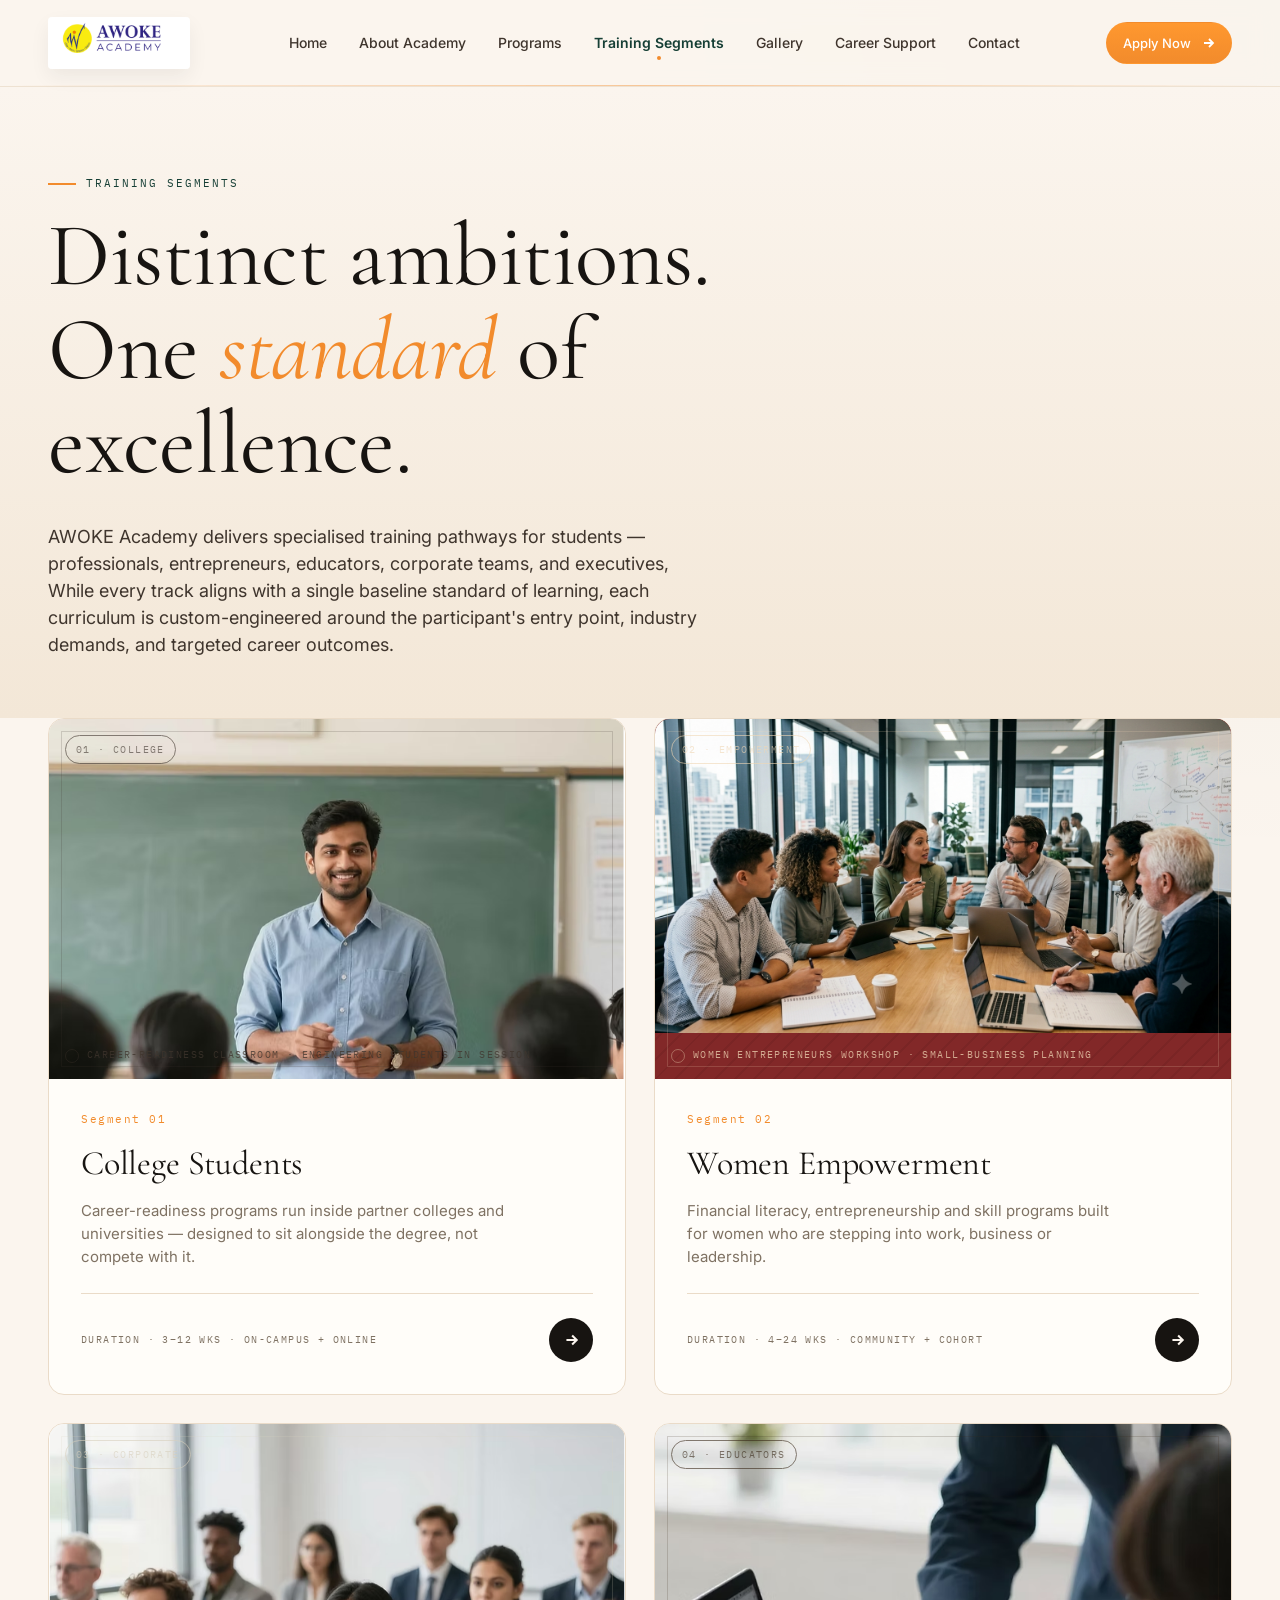
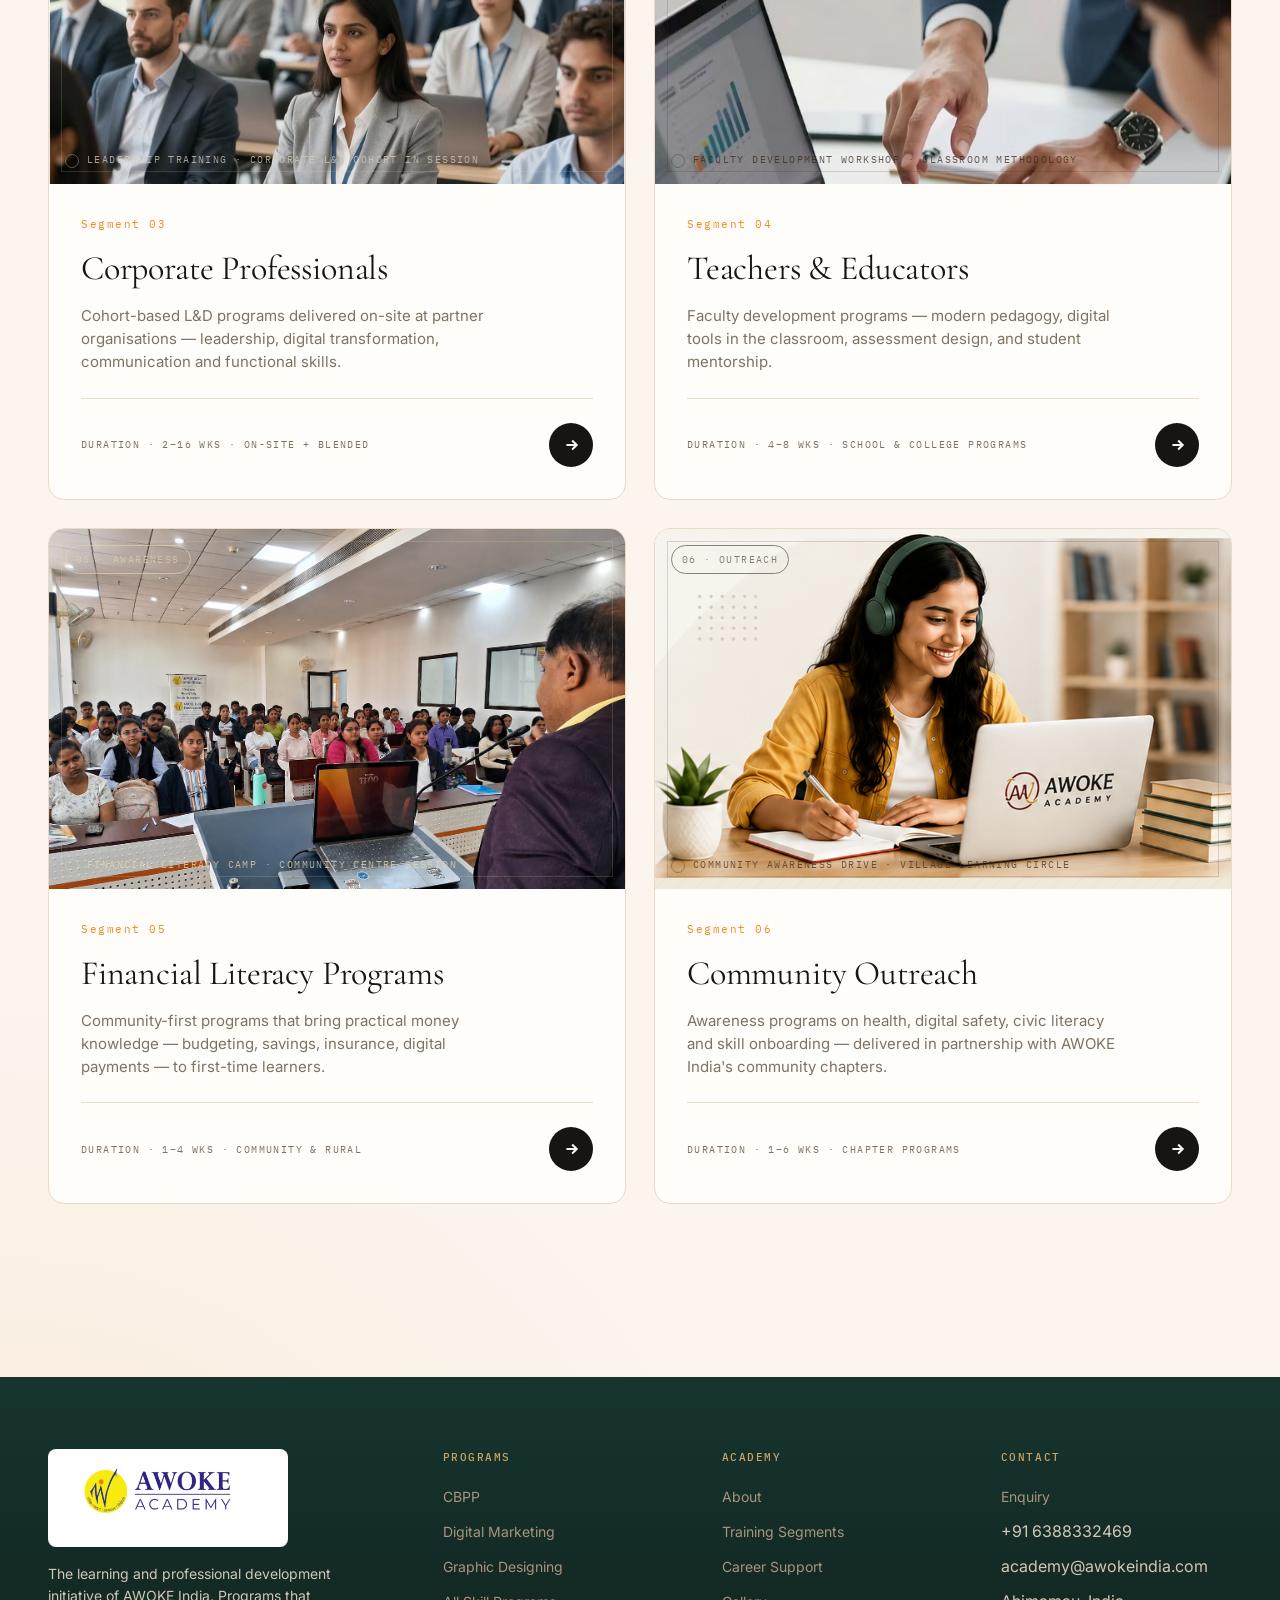
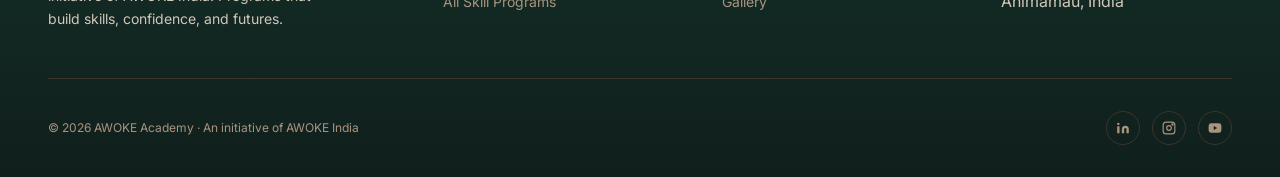
<file: training-segments.html>
<!DOCTYPE html>
<html lang="en">
<head>
<meta charset="UTF-8">
<meta name="viewport" content="width=device-width, initial-scale=1.0">
<title>Training Segments — AWOKE Academy</title>
<link rel="stylesheet" href="styles.css">
</head>
<body data-screen-label="02 Training Segments">

<!-- HEADER -->
<header class="site-header">
  <div class="wrap row">
    <a href="index.html" class="logo" aria-label="AWOKE Academy home">
      <img src="assets/awoke-academy-logo.png" alt="AWOKE Academy logo">
      <span class="logo-lockup">
      </span>
    </a>
    <nav class="primary" aria-label="Primary">
      <a href="index.html" >Home</a>
      <a href="#about">About Academy</a>
      <a href="#programs">Programs</a>
      <a href="training-segments.html" class="active">Training Segments</a>
      <a href="#gallery">Gallery</a>
      <a href="#career">Career Support</a>
      <a href="index.html#contact">Contact</a>
    </nav>
    <a href="index.html#contact" class="btn primary sm">
      Apply Now
      <svg class="arrow" width="14" height="14" viewBox="0 0 14 14" fill="none" stroke="currentColor" stroke-width="1.8"><path d="M3 7h8M8 3l4 4-4 4"/></svg>
    </a>
  </div>
</header>

<!-- SEGMENT HERO -->
<section class="segment-hero">
  <div class="wrap">
    <span class="eyebrow">Training Segments</span>
    <h1 class="serif mt-4">
      Distinct ambitions.<br>
      One <em style="font-style:italic; color:var(--accent);">standard</em> of excellence.
    </h1>
    <p class="lede mt-8" style="max-width:60ch;">
      AWOKE Academy delivers specialised training pathways for students —
      professionals, entrepreneurs, educators, corporate teams, and executives,
      While every track aligns with a single baseline standard of learning,
      each curriculum is custom-engineered around the participant's entry point,
      industry demands, and targeted career outcomes.
    </p>
  </div>
</section>

<!-- SEGMENT GRID -->
<section class="tight" style="padding-top:0;">
  <div class="wrap">
    <div class="segments-grid">

      <!-- 1 -->
      <article class="segment-card" data-open="students">
        <div class="photo">
          <img src="Images/Classroom5.png" alt="Career-readiness classroom · engineering students in session">
          <span class="tag">01 · College</span>
          <span class="cap">Career-readiness classroom · engineering students in session</span>
        </div>
        <div class="body">
          <span class="num">Segment 01</span>
          <h3 class="serif">College Students</h3>
          <p>Career-readiness programs run inside partner colleges and universities — designed to sit alongside the degree, not compete with it.</p>
          <div class="foot">
            <span class="meta">Duration · 3–12 wks · On-Campus + Online</span>
            <span class="arrow-btn"><svg width="16" height="16" viewBox="0 0 14 14" fill="none" stroke="currentColor" stroke-width="1.8"><path d="M3 7h8M8 3l4 4-4 4"/></svg></span>
          </div>
        </div>
      </article>

      <!-- 2 -->
      <article class="segment-card" data-open="women">
        <div class="photo maroon">
        <img src="Images/discussion_pic.png"  alt="Women entrepreneurs workshop · small-business planning">
          <span class="tag">02 · Empowerment</span>
          <span class="cap">Women entrepreneurs workshop · small-business planning</span>
        </div>
        <div class="body">
          <span class="num">Segment 02</span>
          <h3 class="serif">Women Empowerment</h3>
          <p>Financial literacy, entrepreneurship and skill programs built for women who are stepping into work, business or leadership.</p>
          <div class="foot">
            <span class="meta">Duration · 4–24 wks · Community + Cohort</span>
            <span class="arrow-btn"><svg width="16" height="16" viewBox="0 0 14 14" fill="none" stroke="currentColor" stroke-width="1.8"><path d="M3 7h8M8 3l4 4-4 4"/></svg></span>
          </div>
        </div>
      </article>

      <!-- 3 -->
      <article class="segment-card" data-open="corporate">
        <div class="photo dark">
          <img src="Images/Training.png" alt="Corporate leadership training · executive development session">
          <span class="tag">03 · Corporate</span>
          <span class="cap">Leadership training · corporate L&amp;D cohort in session</span>
        </div>
        <div class="body">
          <span class="num">Segment 03</span>
          <h3 class="serif">Corporate Professionals</h3>
          <p>Cohort-based L&amp;D programs delivered on-site at partner organisations — leadership, digital transformation, communication and functional skills.</p>
          <div class="foot">
            <span class="meta">Duration · 2–16 wks · On-Site + Blended</span>
            <span class="arrow-btn"><svg width="16" height="16" viewBox="0 0 14 14" fill="none" stroke="currentColor" stroke-width="1.8"><path d="M3 7h8M8 3l4 4-4 4"/></svg></span>
          </div>
        </div>
      </article>

      <!-- 4 -->
      <article class="segment-card" data-open="teachers">
        <div class="photo warm">
          <img src="Images/Finance.png" alt="Teachers &amp; Educators · faculty development workshop">
          <span class="tag">04 · Educators</span>
          <span class="cap">Faculty development workshop · classroom methodology</span>
        </div>
        <div class="body">
          <span class="num">Segment 04</span>
          <h3 class="serif">Teachers &amp; Educators</h3>
          <p>Faculty development programs — modern pedagogy, digital tools in the classroom, assessment design, and student mentorship.</p>
          <div class="foot">
            <span class="meta">Duration · 4–8 wks · School &amp; College Programs</span>
            <span class="arrow-btn"><svg width="16" height="16" viewBox="0 0 14 14" fill="none" stroke="currentColor" stroke-width="1.8"><path d="M3 7h8M8 3l4 4-4 4"/></svg></span>
          </div>
        </div>
      </article>

      <!-- 5 -->
      <article class="segment-card" data-open="financial">
        <div class="photo forest">
          <img src="Images/Discussion.jpeg" alt="Digital marketing intensive">
          <span class="tag">05 · Awareness</span>
          <span class="cap">Financial literacy camp · community centre session</span>
        </div>
        <div class="body">
          <span class="num">Segment 05</span>
          <h3 class="serif">Financial Literacy Programs</h3>
          <p>Community-first programs that bring practical money knowledge — budgeting, savings, insurance, digital payments — to first-time learners.</p>
          <div class="foot">
            <span class="meta">Duration · 1–4 wks · Community &amp; Rural</span>
            <span class="arrow-btn"><svg width="16" height="16" viewBox="0 0 14 14" fill="none" stroke="currentColor" stroke-width="1.8"><path d="M3 7h8M8 3l4 4-4 4"/></svg></span>
          </div>
        </div>
      </article>

      <!-- 6 -->
      <article class="segment-card" data-open="community">
        <div class="photo">
          <img src="Images/Girls with Laptop.png" alt="Community Outreach · village learning circle">
          <span class="tag">06 · Outreach</span>
          <span class="cap">Community awareness drive · village learning circle</span>
        </div>
        <div class="body">
          <span class="num">Segment 06</span>
          <h3 class="serif">Community Outreach</h3>
          <p>Awareness programs on health, digital safety, civic literacy and skill onboarding — delivered in partnership with AWOKE India's community chapters.</p>
          <div class="foot">
            <span class="meta">Duration · 1–6 wks · Chapter Programs</span>
            <span class="arrow-btn"><svg width="16" height="16" viewBox="0 0 14 14" fill="none" stroke="currentColor" stroke-width="1.8"><path d="M3 7h8M8 3l4 4-4 4"/></svg></span>
          </div>
        </div>
      </article>

    </div>
  </div>
</section>

<!-- ============================================================
     FOOTER
     ============================================================ -->
<footer class="site-footer">
  <div class="wrap">
    <div class="footer-grid">
      <div class="footer-brand">
        <img src="assets/awoke-academy-logo.png" alt="AWOKE Academy logo">
        <p>The learning and professional development initiative of AWOKE India. Programs that build skills, confidence, and futures.</p>
      </div>
      <div class="footer-col">
        <h5>Programs</h5>
        <ul>
          <li><a href="index.html#programs">CBPP</a></li>
          <li><a href="index.html#programs">Digital Marketing</a></li>
          <li><a href="index.html#programs">Graphic Designing</a></li>
          <li><a href="index.html#skills">All Skill Programs</a></li>
        </ul>
      </div>
      <div class="footer-col">
        <h5>Academy</h5>
        <ul>
          <li><a href="index.html#about">About</a></li>
          <li><a href="training-segments.html">Training Segments</a></li>
          <li><a href="index.html#career">Career Support</a></li>
          <li><a href="index.html#gallery">Gallery</a></li>
        </ul>
      </div>
      <div class="footer-col">
        <h5>Contact</h5>
        <ul>
          <li><a href="index.html#contact">Enquiry</a></li>
          <li>+91 6388332469</li>
          <li>academy@awokeindia.com</li>
          <li>Ahimamau, India</li>
        </ul>
      </div>
    </div>
    <div class="footer-bottom">
      <div>© 2026 AWOKE Academy · An initiative of AWOKE India</div>
      <div class="socials">
        <a href="#" aria-label="LinkedIn"><svg width="14" height="14" viewBox="0 0 24 24" fill="currentColor"><path d="M16 8a6 6 0 0 1 6 6v7h-4v-7a2 2 0 0 0-4 0v7h-4v-7a6 6 0 0 1 6-6zM2 9h4v12H2zM4 3a2 2 0 1 1 0 4 2 2 0 0 1 0-4z"/></svg></a>
        <a href="#" aria-label="Instagram"><svg width="14" height="14" viewBox="0 0 24 24" fill="none" stroke="currentColor" stroke-width="2"><rect x="2" y="2" width="20" height="20" rx="5"/><circle cx="12" cy="12" r="4"/><circle cx="18" cy="6" r="1" fill="currentColor"/></svg></a>
        <a href="#" aria-label="YouTube"><svg width="14" height="14" viewBox="0 0 24 24" fill="currentColor"><path d="M22.54 6.42a2.78 2.78 0 0 0-1.94-2C18.88 4 12 4 12 4s-6.88 0-8.6.46A2.78 2.78 0 0 0 1.46 6.42 29 29 0 0 0 1 12a29 29 0 0 0 .46 5.58 2.78 2.78 0 0 0 1.94 2C5.12 20 12 20 12 20s6.88 0 8.6-.46a2.78 2.78 0 0 0 1.94-2A29 29 0 0 0 23 12a29 29 0 0 0-.46-5.58zM9.75 15.5v-7l6 3.5-6 3.5z"/></svg></a>
      </div>
    </div>
  </div>
</footer>

<!-- ============================================================
     MODAL — SEGMENT DETAIL VIEW
     ============================================================ -->
<div class="modal-scrim" id="scrim" role="dialog" aria-modal="true" aria-labelledby="modal-title">
  <div class="modal" id="modal" style="position:relative;">
    <button class="modal-close" id="closeBtn" aria-label="Close">
      <svg width="18" height="18" viewBox="0 0 24 24" fill="none" stroke="currentColor" stroke-width="2"><path d="M18 6L6 18M6 6l12 12"/></svg>
    </button>
    <div id="modalContent"></div>
  </div>
</div>

<script>
const SEGMENTS = {
  students: {
    eyebrow: 'Segment 01 · College Students',
    title: 'Career readiness that begins on campus.',
    intro: `We partner with colleges to bring career-readiness programs directly into the classroom — bridging the gap between what a degree teaches and what a first role demands. Programs are delivered on-campus in cohort mode, with follow-through mentorship, portfolio building and placement support.`,
    photos: [
      { cls: '', tag: 'On Campus', cap: 'Career-readiness class in engineering college hall' },
      { cls: 'warm', tag: 'Workshop', cap: 'Communication skills workshop · role-play round' },
      { cls: 'maroon', tag: 'Placement', cap: 'Mock interview session · panel format' }
    ],
    areas: [
      'Resume, LinkedIn and personal-brand fundamentals',
      'Aptitude, reasoning and interview problem-solving',
      'Communication, presentation and group discussion practice',
      'Domain-specific skill primers (BFSI, tech, design, marketing)',
      'Live capstone projects with partner organisations',
      'Career counselling and long-term mentorship access'
    ],
    highlights: [
      { k: '35+', v: 'Partner colleges across India' },
      { k: '12', v: 'Cohorts run in the last academic year' },
      { k: '3–12', v: 'Weeks · flexible program lengths' },
      { k: 'On + Online', v: 'Hybrid delivery mode' }
    ]
  },
  women: {
    eyebrow: 'Segment 02 · Women Empowerment',
    title: 'Skills, confidence and the road to independence.',
    intro: `Programs designed with, and for, women stepping into work, business or leadership. From financial literacy for first-time earners to entrepreneurship tracks for small-business owners, this segment is grounded in AWOKE India's mission of access, awareness and awakening.`,
    photos: [
      { cls: 'maroon', tag: 'Empowerment', cap: 'Women entrepreneurs cohort · business planning workshop' },
      { cls: 'warm', tag: 'Community', cap: 'Financial literacy circle · community centre' },
      { cls: '', tag: 'Certification', cap: 'Certification ceremony · women graduates' }
    ],
    areas: [
      'Personal and household financial literacy',
      'Digital payments, banking and safe online transactions',
      'Small-business fundamentals — pricing, accounts, sales',
      'Entrepreneurship track — from idea to first customer',
      'Confidence, communication and public-speaking practice',
      'Community, network and long-term mentorship support'
    ],
    highlights: [
      { k: '18+', v: 'Community centres reached' },
      { k: '900+', v: 'Women participants over past year' },
      { k: '4–24', v: 'Weeks · program range' },
      { k: 'Chapter', v: 'Delivered with AWOKE India chapters' }
    ]
  },
  corporate: {
    eyebrow: 'Segment 03 · Corporate Professionals',
    title: 'Learning built around business outcomes.',
    intro: `Cohort-based L&D programs delivered on-site at partner organisations — bespoke curricula built around your team's real challenges, working alongside your HR and L&D leads to design outcomes-first learning experiences.`,
    photos: [
      { cls: 'dark', tag: 'On-Site', cap: 'Leadership workshop · corporate offsite' },
      { cls: '', tag: 'Blended', cap: 'Data literacy training · office training room' },
      { cls: 'forest', tag: 'Cohort', cap: 'Mid-management cohort · debrief round' }
    ],
    areas: [
      'Leadership and first-time manager development',
      'Communication, presentation and storytelling for business',
      'Data literacy, analytics and decision-making with data',
      'Digital transformation and AI-at-work basics',
      'Financial acumen for non-finance managers',
      'Bespoke functional skill tracks — designed on brief'
    ],
    highlights: [
      { k: '40+', v: 'Corporate partners engaged' },
      { k: 'Bespoke', v: 'Every program built to brief' },
      { k: '2–16', v: 'Weeks · flexible cohorts' },
      { k: 'On-Site', v: 'Delivered at your office' }
    ]
  },
  teachers: {
    eyebrow: 'Segment 04 · Teachers & Educators',
    title: 'Support for the people who shape everyone else.',
    intro: `Faculty development programs for school and college educators — modern pedagogy, digital tools in the classroom, assessment redesign and student mentorship. Delivered in partnership with school leadership and college departments.`,
    photos: [
      { cls: 'warm', tag: 'Faculty', cap: 'Faculty development day · methodology workshop' },
      { cls: '', tag: 'Digital', cap: 'Digital tools training · lab session' },
      { cls: 'maroon', tag: 'Community', cap: 'Educator network gathering · peer share' }
    ],
    areas: [
      'Modern pedagogy and active-learning techniques',
      'Digital tools for classrooms — from LMS to AI',
      'Assessment design, rubrics and feedback',
      'Mentorship, counselling and student wellbeing',
      'Content design for hybrid and online formats',
      'Peer network and educator community access'
    ],
    highlights: [
      { k: '25+', v: 'School & college partnerships' },
      { k: '400+', v: 'Educators trained in past year' },
      { k: '4–8', v: 'Weeks · program duration' },
      { k: 'Blended', v: 'On-site + online delivery' }
    ]
  },
  financial: {
    eyebrow: 'Segment 05 · Financial Literacy',
    title: 'Money knowledge, taken to where it\'s needed most.',
    intro: `Community-first programs that bring practical money knowledge — budgeting, savings, insurance, credit and digital payments — to first-time learners. Simple, plain-language, delivered where people are, in the languages they use.`,
    photos: [
      { cls: 'forest', tag: 'Community', cap: 'Financial literacy session · community centre' },
      { cls: '', tag: 'Rural', cap: 'Money-safety workshop · village learning circle' },
      { cls: 'warm', tag: 'Youth', cap: 'First-earners program · college students' }
    ],
    areas: [
      'Budgeting, savings and household money management',
      'Bank accounts, digital payments and safe transactions',
      'Insurance, credit and borrowing responsibly',
      'Investment basics — from RDs and MFs to SIPs',
      'Fraud awareness — phishing, scams and digital safety',
      'Money conversations for families and small groups'
    ],
    highlights: [
      { k: 'Free', v: 'Community programs at no cost' },
      { k: '30+', v: 'Districts covered' },
      { k: '1–4', v: 'Weeks · short-format' },
      { k: 'Multi-lingual', v: 'Delivered in local languages' }
    ]
  },
  community: {
    eyebrow: 'Segment 06 · Community Outreach',
    title: 'Awareness that meets people where they live.',
    intro: `AWOKE Academy's outreach segment brings short-format awareness programs to communities — health, digital safety, civic literacy and skill-onboarding — delivered in partnership with AWOKE India's on-ground chapters and volunteer network.`,
    photos: [
      { cls: '', tag: 'Outreach', cap: 'Community awareness drive · village square session' },
      { cls: 'maroon', tag: 'Youth', cap: 'Digital safety workshop · youth centre' },
      { cls: 'dark', tag: 'Health', cap: 'Health &amp; wellbeing session · community hall' }
    ],
    areas: [
      'Digital safety, privacy and everyday internet literacy',
      'Health, hygiene and preventive-care awareness',
      'Civic literacy — rights, entitlements and public services',
      'Skill-onboarding pathways for first-time earners',
      'Family &amp; community learning circles',
      'Volunteer-led follow-through with AWOKE India chapters'
    ],
    highlights: [
      { k: '60+', v: 'Community programs a year' },
      { k: 'Free', v: 'All outreach at zero cost' },
      { k: '1–6', v: 'Weeks · program length' },
      { k: 'Chapter-led', v: 'AWOKE India volunteers' }
    ]
  }
};

function renderSegment(key) {
  const s = SEGMENTS[key];
  if (!s) return '';
  return `
    <div class="sd-hero">
      <span class="eyebrow">${s.eyebrow}</span>
      <h2 class="serif" id="modal-title">${s.title}</h2>
      <p class="intro">${s.intro}</p>
    </div>
    <div class="sd-photos">
      ${s.photos.map(p => `
        <div class="photo ${p.cls}">
          <span class="tag">${p.tag}</span>
          <span class="cap">${p.cap}</span>
        </div>
      `).join('')}
    </div>
    <div class="sd-body">
      <div class="sd-block">
        <h4>Key Learning Areas</h4>
        <h3 class="serif">What you'll actually learn.</h3>
        <ul class="sd-list">
          ${s.areas.map(a => `<li>${a}</li>`).join('')}
        </ul>
      </div>
      <div class="sd-block">
        <h4>Program Highlights</h4>
        <h3 class="serif">The shape of the program.</h3>
        <div class="sd-highlights">
          ${s.highlights.map(h => `
            <div class="sd-hl">
              <div class="k serif">${h.k}</div>
              <div class="v">${h.v}</div>
            </div>
          `).join('')}
        </div>
      </div>
    </div>
    <div class="sd-cta">
      <p class="serif">Interested in bringing this program to your organisation or community?</p>
      <div class="flex gap-2">
        <a href="index.html#contact" class="btn primary">Enquire Now
          <svg class="arrow" width="14" height="14" viewBox="0 0 14 14" fill="none" stroke="currentColor" stroke-width="1.8"><path d="M3 7h8M8 3l4 4-4 4"/></svg>
        </a>
        <button class="btn ghost" onclick="closeModal()">Back to Segments</button>
      </div>
    </div>
  `;
}

const scrim = document.getElementById('scrim');
const modalContent = document.getElementById('modalContent');
const closeBtn = document.getElementById('closeBtn');

function openModal(key) {
  modalContent.innerHTML = renderSegment(key);
  scrim.classList.add('open');
  document.body.style.overflow = 'hidden';
  scrim.scrollTop = 0;
}
function closeModal() {
  scrim.classList.remove('open');
  document.body.style.overflow = '';
}
closeBtn.addEventListener('click', closeModal);
scrim.addEventListener('click', (e) => { if (e.target === scrim) closeModal(); });
document.addEventListener('keydown', (e) => { if (e.key === 'Escape') closeModal(); });

document.querySelectorAll('[data-open]').forEach(card => {
  card.addEventListener('click', () => openModal(card.dataset.open));
});
</script>

</body>
</html>
</file>
<file: styles.css>
/* =========================================================
   AWOKE Academy — Design System
   Warm institutional palette · Instrument Serif × Geist
   ========================================================= */

@import url('https://fonts.googleapis.com/css2?family=Cormorant+Garamond:wght@400;500;600;700&family=Inter:wght@300;400;500;600;700&family=IBM+Plex+Mono:wght@400;500&display=swap');

:root {
  --ink: #171411;
  --ink-2: #3f352d;
  --paper: #fbf5ee;
  --paper-2: #f3e7d7;
  --card: #fffdf9;
  --line: #eadbc8;
  --line-2: #d8c2aa;
  --muted: #7f7263;
  --muted-2: #a8947f;
  --accent: #f28b2c;
  --accent-dark: #dd7615;
  --gold: #caa363;
  --gold-soft: #edd4ae;
  --forest: #163f35;
  --forest-deep: #0f322a;

  --serif: 'Cormorant Garamond', 'Times New Roman', serif;
  --sans: 'Inter', -apple-system, system-ui, sans-serif;
  --mono: 'IBM Plex Mono', 'SF Mono', monospace;

  --radius-sm: 4px;
  --radius: 8px;
  --radius-lg: 16px;

  --shadow-sm: 0 1px 2px rgba(26, 24, 20, 0.04), 0 1px 3px rgba(26, 24, 20, 0.06);
  --shadow: 0 4px 12px rgba(26, 24, 20, 0.06), 0 2px 4px rgba(26, 24, 20, 0.04);
  --shadow-lg: 0 24px 48px -12px rgba(26, 24, 20, 0.18);

  --container: 1280px;
  --gutter: clamp(20px, 4vw, 48px);
}

* { box-sizing: border-box; margin: 0; padding: 0; }
html { scroll-behavior: smooth; }
body {
  font-family: var(--sans);
  background:
    radial-gradient(circle at top right, rgba(22, 63, 53, 0.06), transparent 24%),
    radial-gradient(circle at bottom left, rgba(242, 139, 44, 0.12), transparent 22%),
    var(--paper);
  color: var(--ink);
  font-size: 16px;
  line-height: 1.55;
  -webkit-font-smoothing: antialiased;
  text-rendering: optimizeLegibility;
}
a { color: inherit; text-decoration: none; }
button { font-family: inherit; cursor: pointer; border: none; background: none; color: inherit; }
img, svg { display: block; max-width: 100%; }

/* ---------- Typography ---------- */
.serif { font-family: var(--serif); font-weight: 400; letter-spacing: -0.005em; }
.mono { font-family: var(--mono); font-size: 12px; letter-spacing: 0.06em; text-transform: uppercase; color: var(--muted); }
.eyebrow {
  font-family: var(--mono);
  font-size: 11px;
  letter-spacing: 0.18em;
  text-transform: uppercase;
  color: var(--forest);
  display: inline-flex;
  align-items: center;
  gap: 10px;
}
.eyebrow::before {
  content: '';
  width: 28px; height: 2px;
  background: var(--accent);
}

h1, h2, h3, h4 { font-family: var(--serif); font-weight: 400; letter-spacing: -0.015em; line-height: 1.05; }
h1 { font-size: clamp(56px, 6.2vw, 90px); }
h2 { font-size: clamp(36px, 4.5vw, 60px); line-height: 1.02; }
h3 { font-size: clamp(24px, 2.4vw, 32px); line-height: 1.15; }
h4 { font-size: 20px; line-height: 1.25; }

.lede { font-size: 18px; line-height: 1.5; color: var(--ink-2); text-wrap: pretty; max-width: 60ch; }
.small { font-size: 13px; color: var(--muted); }

/* ---------- Layout ---------- */
.wrap { max-width: var(--container); margin: 0 auto; padding: 0 var(--gutter); }
section { padding: clamp(72px, 9vw, 128px) 0; }
section.tight { padding: clamp(48px, 6vw, 80px) 0; }
.divider { height: 1px; background: var(--line); }

/* ---------- Buttons ---------- */
.btn {
  display: inline-flex;
  align-items: center;
  gap: 10px;
  padding: 14px 22px;
  font-size: 14px;
  font-weight: 500;
  letter-spacing: 0.01em;
  border-radius: 999px;
  transition: transform .15s ease, background .15s ease, color .15s ease, box-shadow .15s ease;
  border: 1px solid transparent;
  white-space: nowrap;
}
.btn:hover { transform: translateY(-1px); }
.btn.primary { background: linear-gradient(180deg, #ff982f 0%, var(--accent) 100%); color: #fff; }
.btn.primary:hover { background: var(--accent-dark); box-shadow: 0 8px 20px rgba(138, 43, 43, 0.25); }
.btn.dark { background: linear-gradient(180deg, var(--forest) 0%, var(--forest-deep) 100%); color: var(--paper); box-shadow: 0 14px 28px rgba(22,63,53,.14); }
.btn.dark:hover { background: #000; }
.btn.ghost { border-color: rgba(23,20,17,.22); color: var(--ink); background: rgba(255,255,255,.76); backdrop-filter: blur(8px); }
.btn.ghost:hover { background: var(--ink); color: var(--paper); }
.btn.light { border-color: rgba(255,255,255,.4); color: #fff; background: transparent; }
.btn.light:hover { background: #fff; color: var(--ink); }
.btn.sm { padding: 10px 16px; font-size: 13px; }
.btn .arrow { transition: transform .2s ease; }
.btn:hover .arrow { transform: translateX(3px); }

.link-arrow {
  display: inline-flex;
  align-items: center;
  gap: 8px;
  font-size: 14px;
  font-weight: 500;
  color: var(--accent);
  border-bottom: 1px solid transparent;
  padding-bottom: 2px;
  transition: border-color .2s ease;
}
.link-arrow:hover { border-color: var(--accent); }
.link-arrow .arrow { transition: transform .2s ease; }
.link-arrow:hover .arrow { transform: translateX(3px); }

/* ---------- Placeholder Photo Blocks ----------
   Warm ivory with diagonal stripes + monospace caption
   describing the photo that should live here.
   -------------------------------------------- */
.photo {
  position: relative;
  background:
    repeating-linear-gradient(
      -45deg,
      #ede6d4 0 2px,
      #efe9d9 2px 14px
    );
  background-color: #ebe3cf;
  overflow: hidden;
  border-radius: var(--radius);
  color: var(--ink-2);
  isolation: isolate;
}
.photo.dark {
  background:
    repeating-linear-gradient(
      -45deg,
      #2b2822 0 2px,
      #322e26 2px 14px
    );
  background-color: #2b2822;
  color: #d8d0bd;
}
.photo.warm {
  background:
    repeating-linear-gradient(
      -45deg,
      #d9b58f 0 2px,
      #dcb994 2px 14px
    );
  background-color: #d0a97e;
  color: #3a2a1a;
}
.photo.maroon {
  background:
    repeating-linear-gradient(
      -45deg,
      #7a2525 0 2px,
      #822828 2px 14px
    );
  background-color: #7a2525;
  color: #f0d7b5;
}
.photo.forest {
  background:
    repeating-linear-gradient(
      -45deg,
      #2e4a3a 0 2px,
      #34513f 2px 14px
    );
  background-color: #2e4a3a;
  color: #e8d9b0;
}
.photo::after {
  content: '';
  position: absolute;
  inset: 12px;
  border: 1px solid currentColor;
  opacity: .18;
  border-radius: inherit;
  pointer-events: none;
}
.photo .cap {
  position: absolute;
  bottom: 16px;
  left: 16px;
  right: 16px;
  font-family: var(--mono);
  font-size: 10px;
  letter-spacing: 0.14em;
  text-transform: uppercase;
  opacity: 0.75;
  line-height: 1.6;
  display: flex;
  align-items: flex-end;
  gap: 8px;
}
.photo .cap::before {
  content: '';
  display: block;
  width: 12px;
  height: 12px;
  border: 1px solid currentColor;
  border-radius: 50%;
  flex-shrink: 0;
  opacity: .5;
}
.photo .tag {
  position: absolute;
  top: 16px;
  left: 16px;
  font-family: var(--mono);
  font-size: 10px;
  letter-spacing: 0.14em;
  text-transform: uppercase;
  padding: 6px 10px;
  border: 1px solid currentColor;
  border-radius: 999px;
  opacity: .6;
}

/* ---------- Header ---------- */
.site-header {
  position: sticky;
  top: 0;
  z-index: 50;
  background: rgba(251, 245, 238, 0.88);
  backdrop-filter: saturate(1.2) blur(14px);
  -webkit-backdrop-filter: saturate(1.2) blur(14px);
  border-bottom: 1px solid rgba(234,219,200,.75);
}
.site-header::after {
  content: '';
  position: absolute;
  inset: auto 0 0;
  height: 1px;
  background: linear-gradient(90deg, transparent, rgba(242,139,44,.45), transparent);
}
.site-header .row {
  display: flex;
  align-items: center;
  justify-content: space-between;
  gap: 24px;
  min-height: 86px;
  padding-top: 10px;
  padding-bottom: 10px;
}
.logo {
  display: inline-flex;
  align-items: center;
  gap: 14px;
}
.logo img {
  height: 52px;
  width: auto;
  border-radius: 4px;
  box-shadow: 0 8px 20px rgba(23,20,17,.06);
}
.logo-lockup {
  display: flex;
  flex-direction: column;
  gap: 2px;
}
.logo-title {
  display: inline-flex;
  align-items: baseline;
  gap: 8px;
  font-size: 30px;
  line-height: 1;
}
.logo .mark {
  font-family: var(--sans);
  font-weight: 700;
  font-size: 28px;
  letter-spacing: -0.04em;
  color: var(--accent);
}
.logo .academy-word {
  font-family: var(--serif);
  font-size: 34px;
  letter-spacing: -0.02em;
  color: var(--ink);
}
.logo .sub {
  font-family: var(--mono);
  font-size: 10px;
  letter-spacing: 0.18em;
  text-transform: uppercase;
  color: var(--muted);
}
nav.primary { display: flex; gap: 4px; align-items: center; flex-wrap: wrap; justify-content: center; }
nav.primary a {
  padding: 8px 14px;
  font-size: 14px;
  font-weight: 500;
  color: var(--ink-2);
  border-radius: 999px;
  transition: background .15s ease, color .15s ease;
  position: relative;
}
nav.primary a:hover { background: var(--paper-2); color: var(--ink); }
nav.primary a.active { color: var(--forest); font-weight: 600; }
nav.primary a.active::after {
  content: '';
  position: absolute;
  bottom: 2px;
  left: 50%;
  transform: translateX(-50%);
  width: 4px; height: 4px;
  background: var(--accent);
  border-radius: 50%;
}

/* ---------- Hero ---------- */
.hero {
  padding-top: clamp(48px, 6vw, 88px);
  padding-bottom: clamp(72px, 8vw, 120px);
  position: relative;
  overflow: hidden;
}
.hero::before {
  content: '';
  position: absolute;
  inset: -10% -8% auto auto;
  width: 420px;
  height: 420px;
  border-radius: 50%;
  background: radial-gradient(circle, rgba(22,63,53,.08), transparent 66%);
}
.hero::after {
  content: '';
  position: absolute;
  right: -80px;
  bottom: 36px;
  width: 460px;
  height: 280px;
  background: radial-gradient(circle at center, rgba(242,139,44,.12), transparent 62%);
  filter: blur(10px);
}
.hero-grid {
  display: grid;
  grid-template-columns: minmax(0, 1.08fr) minmax(380px, 0.92fr);
  gap: clamp(32px, 5vw, 72px);
  align-items: center;
  position: relative;
  z-index: 1;
}
.hero h1 {
  font-size: clamp(64px, 6.7vw, 102px);
  line-height: .94;
  margin-bottom: 26px;
  max-width: 10.5ch;
}
.hero h1 em {
  font-style: italic;
  color: var(--accent);
  font-weight: 400;
}
.hero .lede { font-size: 20px; margin-bottom: 38px; max-width: 34ch; color: #443a32; }
.hero-cta { display: flex; gap: 12px; flex-wrap: wrap; margin-bottom: 40px; }

.hero-photos {
  position: relative;
  height: 620px;
  isolation: isolate;
}
.hero-photos::before {
  content: '';
  position: absolute;
  inset: 28px 26px 42px 18px;
  border-radius: 36px;
  background: linear-gradient(180deg, rgba(255,255,255,.35), rgba(255,255,255,0));
  box-shadow: inset 0 0 0 1px rgba(234,219,200,.45);
}
.hero-photos .photo { position: absolute; }
.hero-photos .p1 {
  top: 18px; left: 34px;
  width: 58%; height: 64%;
  box-shadow: 0 20px 48px rgba(23,20,17,.10);
}
.hero-photos .p2 {
  bottom: 36px; right: 10px;
  width: 56%; height: 46%;
  border: 8px solid rgba(255,253,249,.9);
  box-shadow: 0 20px 48px rgba(23,20,17,.12);
}
.hero-photos .badge {
  position: absolute;
  top: 10%; left: 65%;
  background: linear-gradient(180deg, var(--forest) 0%, var(--forest-deep) 100%);
  color: var(--paper);
  padding: 20px 24px;
  border-radius: 14px;
  z-index: 3;
  font-family: var(--sans);
  font-size: 15px;
  line-height: 1.35;
  max-width: 236px;
  box-shadow: 0 22px 40px rgba(15,50,42,.32);
}
.hero-photos .badge .label {
  font-family: var(--mono);
  font-size: 10px;
  letter-spacing: 0.16em;
  text-transform: uppercase;
  color: var(--gold);
  margin-bottom: 6px;
}

/* ---------- Trust Bar ---------- */
.trust {
  border-top: 1px solid rgba(234,219,200,.8);
  border-bottom: 1px solid rgba(234,219,200,.8);
  background: rgba(255,250,245,.85);
  padding: 28px 0 34px;
}
.trust .wrap {
  background: rgba(255,255,255,.72);
  border: 1px solid rgba(234,219,200,.9);
  border-radius: 24px;
  padding-top: 22px;
  padding-bottom: 22px;
  box-shadow: 0 10px 30px rgba(23,20,17,.04);
}
.trust-grid {
  display: grid;
  grid-template-columns: repeat(4, 1fr);
  gap: 32px;
}
.trust-item {
  display: flex;
  gap: 14px;
  align-items: flex-start;
}
.trust-item .ico {
  width: 44px; height: 44px;
  flex-shrink: 0;
  border-radius: 50%;
  background: #fff;
  border: 1px solid rgba(234,219,200,.9);
  display: grid;
  place-items: center;
  color: var(--forest);
  box-shadow: 0 6px 16px rgba(23,20,17,.05);
}
.trust-item .txt { font-size: 14px; line-height: 1.4; color: var(--ink-2); }
.trust-item .txt strong { display: block; font-weight: 600; margin-bottom: 2px; color: var(--ink); }

/* ---------- Section header ---------- */
.section-head {
  display: grid;
  grid-template-columns: 1fr 1fr;
  gap: 48px;
  margin-bottom: 56px;
  align-items: end;
}
.section-head.center {
  grid-template-columns: 1fr;
  text-align: center;
  max-width: 720px;
  margin-left: auto;
  margin-right: auto;
}
.section-head.center .eyebrow { justify-content: center; }
.section-head h2 { max-width: 14ch; }
.section-head.center h2 { max-width: none; }

/* ---------- About section ---------- */
.about-grid {
  display: grid;
  grid-template-columns: 1fr 1fr;
  gap: clamp(48px, 6vw, 96px);
  align-items: center;
}
.about-photo {
  position: relative;
  aspect-ratio: 4/5;
}
.about-photo .photo { position: absolute; }
.about-photo .p1 { inset: 0 20% 20% 0; }
.about-photo .p2 { inset: 30% 0 0 30%; border: 8px solid var(--paper); }
.about-content .parent-link {
  display: inline-flex;
  align-items: center;
  gap: 10px;
  padding: 8px 14px;
  border: 1px solid var(--line-2);
  border-radius: 999px;
  font-size: 12px;
  color: var(--muted);
  margin-bottom: 24px;
  background: var(--card);
}
.about-content .parent-link strong { color: var(--ink); font-weight: 600; }
.about-content .pillars {
  display: grid;
  grid-template-columns: 1fr 1fr;
  gap: 20px;
  margin-top: 32px;
  padding-top: 32px;
  border-top: 1px solid var(--line);
}
.pillar h4 { font-family: var(--sans); font-size: 15px; font-weight: 600; margin-bottom: 4px; }
.pillar p { font-size: 13px; color: var(--muted); line-height: 1.5; }

/* ---------- Card grids ---------- */
.grid-6 {
  display: grid;
  grid-template-columns: repeat(3, 1fr);
  gap: 20px;
}
.grid-4 {
  display: grid;
  grid-template-columns: repeat(4, 1fr);
  gap: 20px;
}
.grid-3 {
  display: grid;
  grid-template-columns: repeat(3, 1fr);
  gap: 20px;
}
.grid-2 {
  display: grid;
  grid-template-columns: repeat(2, 1fr);
  gap: 24px;
}

/* ---------- Audience card (Who Can Join) ---------- */
.audience-card {
  background: var(--card);
  border: 1px solid var(--line);
  border-radius: var(--radius-lg);
  padding: 28px;
  transition: transform .2s ease, box-shadow .2s ease, border-color .2s ease;
  display: flex;
  flex-direction: column;
  min-height: 260px;
  position: relative;
  overflow: hidden;
}
.audience-card:hover {
  transform: translateY(-4px);
  box-shadow: var(--shadow-lg);
  border-color: var(--line-2);
}
.audience-card .num {
  font-family: var(--mono);
  font-size: 11px;
  color: var(--muted);
  letter-spacing: 0.14em;
  margin-bottom: 24px;
}
.audience-card .ico {
  width: 44px; height: 44px;
  border-radius: 12px;
  background: var(--paper-2);
  display: grid; place-items: center;
  color: var(--accent);
  margin-bottom: 20px;
}
.audience-card h3 { font-size: 26px; margin-bottom: 8px; }
.audience-card p { font-size: 14px; color: var(--muted); line-height: 1.55; flex: 1; }
.audience-card .tags {
  margin-top: 20px;
  display: flex; flex-wrap: wrap; gap: 6px;
}
.audience-card .tag {
  font-family: var(--mono);
  font-size: 10px;
  letter-spacing: 0.1em;
  text-transform: uppercase;
  padding: 4px 8px;
  background: var(--paper);
  border: 1px solid var(--line);
  border-radius: 4px;
  color: var(--muted);
}

/* ---------- Featured Programs ---------- */
.programs-section { background: var(--ink); color: var(--paper); }
.programs-section h2 { color: var(--paper); }
.programs-section .lede { color: var(--muted-2); }
.programs-section .eyebrow { color: var(--gold); }
.programs-section .eyebrow::before { background: var(--gold); }
.program-grid {
  display: grid;
  grid-template-columns: repeat(4, 1fr);
  gap: 20px;
}
.program-card {
  background: var(--ink-2);
  border: 1px solid #3a352d;
  border-radius: var(--radius-lg);
  overflow: hidden;
  display: flex;
  flex-direction: column;
  transition: transform .2s ease, border-color .2s ease;
}
.program-card:hover { transform: translateY(-4px); border-color: var(--gold); }
.program-card .photo { border-radius: 0; aspect-ratio: 4/3; }
.program-card .body { padding: 24px; flex: 1; display: flex; flex-direction: column; }
.program-card .meta {
  display: flex;
  gap: 12px;
  margin-bottom: 14px;
  font-family: var(--mono);
  font-size: 10px;
  letter-spacing: 0.12em;
  text-transform: uppercase;
  color: var(--muted-2);
}
.program-card .meta span { display: inline-flex; align-items: center; gap: 6px; }
.program-card .meta .dot { width: 3px; height: 3px; background: var(--muted-2); border-radius: 50%; }
.program-card h3 { color: var(--paper); font-size: 26px; margin-bottom: 10px; }
.program-card p { font-size: 14px; color: var(--muted-2); line-height: 1.5; margin-bottom: 20px; flex: 1; }
.program-card .foot {
  display: flex; justify-content: space-between; align-items: center;
  padding-top: 16px; border-top: 1px solid #3a352d;
}
.program-card .cert { font-size: 12px; color: var(--gold); }
.program-card .arrow-btn {
  width: 36px; height: 36px;
  border-radius: 50%;
  background: var(--paper);
  color: var(--ink);
  display: grid; place-items: center;
  transition: background .2s ease, transform .2s ease;
}
.program-card:hover .arrow-btn { background: var(--gold); transform: rotate(-45deg); }

.program-card.view-all {
  background: linear-gradient(135deg, #6a1f1f 0%, #8a2b2b 100%);
  border-color: var(--accent);
  align-items: flex-start;
  justify-content: space-between;
  padding: 32px;
}
.program-card.view-all .top { flex: 1; display: flex; flex-direction: column; justify-content: center; }
.program-card.view-all h3 { font-size: 34px; line-height: 1.1; }
.program-card.view-all .count { font-family: var(--mono); font-size: 11px; letter-spacing: 0.14em; color: var(--gold-soft); margin-bottom: 24px; }

/* ---------- Skill Development (tabs) ---------- */
.skill-tabs {
  display: flex;
  gap: 8px;
  flex-wrap: wrap;
  margin-bottom: 40px;
  padding-bottom: 24px;
  border-bottom: 1px solid var(--line);
}
.skill-tab {
  padding: 12px 20px;
  border-radius: 999px;
  font-size: 14px;
  font-weight: 500;
  border: 1px solid var(--line);
  background: var(--card);
  color: var(--ink-2);
  transition: all .15s ease;
  display: inline-flex;
  align-items: center;
  gap: 10px;
}
.skill-tab .count {
  font-family: var(--mono);
  font-size: 10px;
  color: var(--muted);
  background: var(--paper);
  padding: 2px 6px;
  border-radius: 4px;
}
.skill-tab:hover { border-color: var(--ink); }
.skill-tab.active { background: var(--ink); color: var(--paper); border-color: var(--ink); }
.skill-tab.active .count { background: rgba(255,255,255,0.15); color: var(--gold-soft); }

.skill-panel { display: none; }
.skill-panel.active { display: grid; grid-template-columns: repeat(3, 1fr); gap: 16px; }
.skill-item {
  padding: 20px;
  background: var(--card);
  border: 1px solid var(--line);
  border-radius: var(--radius);
  display: flex;
  gap: 14px;
  align-items: flex-start;
  transition: all .15s ease;
  cursor: pointer;
}
.skill-item:hover { border-color: var(--accent); background: #fff; transform: translateX(2px); }
.skill-item .dot {
  width: 6px; height: 6px; border-radius: 50%;
  background: var(--accent);
  margin-top: 8px;
  flex-shrink: 0;
}
.skill-item .name { font-weight: 600; font-size: 15px; margin-bottom: 2px; }
.skill-item .desc { font-size: 13px; color: var(--muted); line-height: 1.4; }
.skill-item .dur { font-family: var(--mono); font-size: 10px; color: var(--muted); margin-left: auto; padding-top: 4px; }

/* ---------- Why Choose ---------- */
.why-grid {
  display: grid;
  grid-template-columns: repeat(3, 1fr);
  gap: 0;
  border-top: 1px solid var(--line);
  border-left: 1px solid var(--line);
}
.why-card {
  padding: 40px;
  border-right: 1px solid var(--line);
  border-bottom: 1px solid var(--line);
  background: var(--card);
  transition: background .2s ease;
}
.why-card:hover { background: var(--paper); }
.why-card .ico {
  width: 48px; height: 48px;
  color: var(--accent);
  margin-bottom: 24px;
}
.why-card h4 { font-family: var(--serif); font-size: 24px; margin-bottom: 10px; }
.why-card p { font-size: 14px; color: var(--muted); line-height: 1.55; }

/* ---------- Learning Beyond Classrooms ---------- */
.lbc {
  background: var(--paper-2);
}
.lbc-grid {
  display: grid;
  grid-template-columns: 1fr 1.2fr;
  gap: clamp(40px, 5vw, 80px);
  align-items: stretch;
}
.lbc-left { display: flex; flex-direction: column; justify-content: space-between; }
.lbc-cats {
  display: flex;
  flex-direction: column;
  gap: 8px;
  margin-top: 32px;
}
.lbc-cat {
  display: flex;
  align-items: center;
  gap: 16px;
  padding: 18px 20px;
  background: var(--card);
  border: 1px solid var(--line);
  border-radius: var(--radius);
  cursor: pointer;
  transition: all .2s ease;
  text-align: left;
  width: 100%;
}
.lbc-cat:hover { border-color: var(--ink); }
.lbc-cat.active {
  background: var(--ink);
  color: var(--paper);
  border-color: var(--ink);
}
.lbc-cat .num {
  font-family: var(--mono);
  font-size: 11px;
  letter-spacing: 0.14em;
  color: var(--muted);
  min-width: 24px;
}
.lbc-cat.active .num { color: var(--gold); }
.lbc-cat .label { flex: 1; font-weight: 500; font-size: 15px; }
.lbc-cat .arr { opacity: 0; transition: opacity .2s ease; }
.lbc-cat.active .arr { opacity: 1; }

.lbc-photo {
  position: relative;
  min-height: 540px;
}
.lbc-photo .photo {
  position: absolute; inset: 0;
  display: none;
}
.lbc-photo .photo.active { display: block; }

/* ---------- Gallery ---------- */
.gallery-grid {
  display: grid;
  grid-template-columns: repeat(4, 1fr);
  grid-template-rows: 220px 220px;
  gap: 12px;
}
.gallery-grid .photo { border-radius: var(--radius); }
.gallery-grid .g1 { grid-column: span 2; grid-row: span 2; }
.gallery-grid .g2 {}
.gallery-grid .g3 {}
.gallery-grid .g4 { grid-column: span 2; }

/* ---------- Timeline ---------- */
.timeline-section { background: var(--ink); color: var(--paper); }
.timeline-section h2 { color: var(--paper); }
.timeline-section .lede { color: var(--muted-2); }
.timeline-section .eyebrow { color: var(--gold); }
.timeline-section .eyebrow::before { background: var(--gold); }
.timeline {
  display: grid;
  grid-template-columns: repeat(6, 1fr);
  gap: 0;
  margin-top: 24px;
  position: relative;
}
.timeline::before {
  content: '';
  position: absolute;
  top: 22px;
  left: 8%;
  right: 8%;
  height: 1px;
  background: linear-gradient(to right, transparent, var(--gold) 20%, var(--gold) 80%, transparent);
  opacity: 0.4;
}
.tl-step {
  padding: 0 12px;
  text-align: left;
  position: relative;
}
.tl-step .dot {
  width: 44px; height: 44px;
  border-radius: 50%;
  background: var(--ink-2);
  border: 1px solid var(--gold);
  display: grid; place-items: center;
  font-family: var(--serif);
  font-size: 20px;
  color: var(--gold);
  margin-bottom: 20px;
  position: relative;
  z-index: 2;
}
.tl-step h4 { font-family: var(--serif); font-size: 22px; margin-bottom: 8px; color: var(--paper); }
.tl-step p { font-size: 13px; color: var(--muted-2); line-height: 1.5; }

/* ---------- Career Support ---------- */
.career-grid {
  display: grid;
  grid-template-columns: repeat(3, 1fr);
  gap: 20px;
}
.career-card {
  background: var(--card);
  border: 1px solid var(--line);
  border-radius: var(--radius-lg);
  padding: 32px;
  position: relative;
  transition: all .2s ease;
  overflow: hidden;
}
.career-card:hover { border-color: var(--accent); box-shadow: var(--shadow); transform: translateY(-2px); }
.career-card .ico {
  width: 44px; height: 44px;
  color: var(--accent);
  margin-bottom: 20px;
}
.career-card h4 { font-family: var(--serif); font-size: 22px; margin-bottom: 8px; }
.career-card p { font-size: 14px; color: var(--muted); line-height: 1.5; margin-bottom: 20px; }
.career-card .features { display: flex; flex-direction: column; gap: 6px; }
.career-card .features li {
  list-style: none;
  font-size: 13px;
  color: var(--ink-2);
  padding-left: 18px;
  position: relative;
}
.career-card .features li::before {
  content: '';
  position: absolute;
  left: 0; top: 8px;
  width: 8px; height: 1px;
  background: var(--accent);
}

/* ---------- Events ---------- */
.events-grid {
  display: grid;
  grid-template-columns: repeat(3, 1fr);
  gap: 24px;
}
.event-card {
  background: var(--card);
  border: 1px solid var(--line);
  border-radius: var(--radius-lg);
  overflow: hidden;
  transition: all .2s ease;
}
.event-card:hover { transform: translateY(-4px); box-shadow: var(--shadow-lg); }
.event-card .photo { border-radius: 0; aspect-ratio: 16/10; }
.event-card .body { padding: 24px; }
.event-card .date {
  font-family: var(--mono);
  font-size: 11px;
  letter-spacing: 0.14em;
  text-transform: uppercase;
  color: var(--accent);
  margin-bottom: 12px;
  display: flex;
  gap: 12px;
  align-items: center;
}
.event-card .date .dot { width: 3px; height: 3px; border-radius: 50%; background: var(--accent); }
.event-card h4 { font-size: 22px; margin-bottom: 8px; }
.event-card p { font-size: 14px; color: var(--muted); line-height: 1.5; }
.event-card .foot {
  margin-top: 20px;
  padding-top: 16px;
  border-top: 1px solid var(--line);
  display: flex;
  justify-content: space-between;
  align-items: center;
  font-size: 13px;
  color: var(--muted);
}

/* ---------- FAQ ---------- */
.faq-list { max-width: 860px; margin: 0 auto; }
.faq-item {
  border-bottom: 1px solid var(--line);
  padding: 20px 0;
}
.faq-q {
  display: flex;
  justify-content: space-between;
  align-items: center;
  width: 100%;
  text-align: left;
  font-family: var(--serif);
  font-size: 22px;
  padding: 8px 0;
  gap: 24px;
}
.faq-q .plus {
  width: 32px; height: 32px;
  border-radius: 50%;
  border: 1px solid var(--ink);
  display: grid; place-items: center;
  flex-shrink: 0;
  transition: transform .2s ease, background .2s ease, color .2s ease;
  font-family: var(--sans);
  font-size: 18px;
  font-weight: 300;
}
.faq-item.open .faq-q .plus { background: var(--ink); color: var(--paper); transform: rotate(45deg); }
.faq-a {
  max-height: 0;
  overflow: hidden;
  transition: max-height .3s ease, padding .3s ease;
  color: var(--muted);
  font-size: 15px;
  line-height: 1.6;
  max-width: 60ch;
}
.faq-item.open .faq-a {
  max-height: 240px;
  padding: 12px 0 8px;
}

/* ---------- Contact ---------- */
.contact-grid {
  display: grid;
  grid-template-columns: 1fr 1fr;
  gap: clamp(32px, 4vw, 64px);
  align-items: start;
}
.contact-form { display: flex; flex-direction: column; gap: 16px; }
.field { display: flex; flex-direction: column; gap: 6px; }
.field label {
  font-family: var(--mono);
  font-size: 10px;
  letter-spacing: 0.14em;
  text-transform: uppercase;
  color: var(--muted);
}
.field input, .field select, .field textarea {
  padding: 14px 16px;
  border: 1px solid var(--line-2);
  border-radius: var(--radius);
  background: var(--card);
  font-family: inherit;
  font-size: 15px;
  color: var(--ink);
  transition: border-color .15s ease;
}
.field input:focus, .field select:focus, .field textarea:focus {
  outline: none;
  border-color: var(--accent);
}
.two-col { display: grid; grid-template-columns: 1fr 1fr; gap: 16px; }
.contact-info {
  background: var(--paper-2);
  border-radius: var(--radius-lg);
  padding: 32px;
}
.contact-info h3 { font-size: 28px; margin-bottom: 8px; }
.contact-info .map {
  aspect-ratio: 16/10;
  margin: 24px 0;
  border-radius: var(--radius);
  overflow: hidden;
  position: relative;
  background:
    radial-gradient(circle at 30% 40%, #d8d0bd 0 3px, transparent 4px),
    radial-gradient(circle at 60% 65%, #d8d0bd 0 3px, transparent 4px),
    linear-gradient(120deg, #ede6d4 0%, #e5dfd2 100%);
}
.contact-info .map::before {
  content: '';
  position: absolute;
  inset: 0;
  background-image:
    linear-gradient(to right, rgba(122, 115, 101, 0.15) 1px, transparent 1px),
    linear-gradient(to bottom, rgba(122, 115, 101, 0.15) 1px, transparent 1px);
  background-size: 40px 40px;
}
.contact-info .map::after {
  content: '';
  position: absolute;
  left: 45%; top: 50%;
  width: 18px; height: 18px;
  background: var(--accent);
  border-radius: 50% 50% 50% 0;
  transform: translate(-50%, -100%) rotate(-45deg);
  box-shadow: 0 4px 8px rgba(0,0,0,0.15);
}
.contact-lines { display: flex; flex-direction: column; gap: 16px; }
.contact-line {
  display: flex;
  gap: 14px;
  align-items: flex-start;
  padding: 12px 0;
  border-top: 1px solid var(--line);
}
.contact-line:first-child { border-top: none; padding-top: 0; }
.contact-line .ico { width: 20px; height: 20px; color: var(--accent); margin-top: 2px; flex-shrink: 0; }
.contact-line .lbl { font-family: var(--mono); font-size: 10px; letter-spacing: 0.14em; text-transform: uppercase; color: var(--muted); margin-bottom: 2px; }
.contact-line .val { font-size: 15px; color: var(--ink); }

/* ---------- Footer ---------- */
footer.site-footer {
  background: linear-gradient(180deg, #16352e 0%, #101f1c 100%);
  color: #d1c7b8;
  padding: 72px 0 32px;
}
.footer-grid {
  display: grid;
  grid-template-columns: 1.5fr 1fr 1fr 1fr;
  gap: 48px;
  margin-bottom: 48px;
}
.footer-brand { display: flex; flex-direction: column; gap: 16px; }
.footer-brand img { width: min(240px, 100%); background: #fff; border-radius: 8px; padding: 10px 14px; }
.footer-brand h3 {
  font-family: var(--serif);
  font-size: 32px;
  color: var(--paper);
  margin-bottom: 0;
}
.footer-brand p { font-size: 14px; max-width: 32ch; line-height: 1.6; }
.footer-col h5 {
  font-family: var(--mono);
  font-size: 11px;
  letter-spacing: 0.14em;
  text-transform: uppercase;
  color: var(--gold);
  margin-bottom: 18px;
  font-weight: 500;
}
.footer-col ul { list-style: none; display: flex; flex-direction: column; gap: 10px; }
.footer-col a { font-size: 14px; color: var(--muted-2); transition: color .15s ease; }
.footer-col a:hover { color: var(--paper); }
.footer-bottom {
  padding-top: 32px;
  border-top: 1px solid #3a352d;
  display: flex;
  justify-content: space-between;
  align-items: center;
  font-size: 12px;
  color: var(--muted-2);
}
.footer-bottom .socials { display: flex; gap: 12px; }
.footer-bottom .socials a {
  width: 34px; height: 34px;
  border: 1px solid #3a352d;
  border-radius: 50%;
  display: grid; place-items: center;
  transition: all .2s ease;
}
.footer-bottom .socials a:hover { background: var(--gold); color: var(--ink); border-color: var(--gold); }

/* ---------- Modal (used on segments page) ---------- */
.modal-scrim {
  position: fixed; inset: 0;
  background: rgba(26, 24, 20, 0.55);
  backdrop-filter: blur(4px);
  z-index: 100;
  opacity: 0;
  pointer-events: none;
  transition: opacity .25s ease;
  display: grid;
  place-items: start center;
  padding: 40px 20px;
  overflow-y: auto;
}
.modal-scrim.open { opacity: 1; pointer-events: auto; }
.modal {
  background: var(--paper);
  border-radius: var(--radius-lg);
  max-width: 1080px;
  width: 100%;
  overflow: hidden;
  box-shadow: var(--shadow-lg);
  transform: translateY(20px);
  transition: transform .3s ease;
}
.modal-scrim.open .modal { transform: translateY(0); }
.modal-close {
  position: absolute;
  top: 24px; right: 24px;
  width: 44px; height: 44px;
  border-radius: 50%;
  background: var(--ink);
  color: var(--paper);
  display: grid; place-items: center;
  z-index: 5;
  font-size: 20px;
}

/* ---------- Utility ---------- */
.mt-8 { margin-top: 32px; }
.mt-4 { margin-top: 16px; }
.center { text-align: center; }
.flex { display: flex; }
.gap-4 { gap: 16px; }
.gap-2 { gap: 8px; }
.items-center { align-items: center; }
.justify-between { justify-content: space-between; }

/* ---------- Segment listing (training-segments.html) ---------- */
.segment-hero {
  padding: 80px 0 60px;
  background: linear-gradient(180deg, var(--paper) 0%, var(--paper-2) 100%);
}
.segment-hero h1 { font-size: clamp(56px, 7vw, 96px); max-width: 16ch; margin-bottom: 24px; }

.segments-grid {
  display: grid;
  grid-template-columns: repeat(2, 1fr);
  gap: 28px;
  padding-bottom: 96px;
}
.segment-card {
  background: var(--card);
  border-radius: var(--radius-lg);
  overflow: hidden;
  cursor: pointer;
  transition: all .3s ease;
  border: 1px solid var(--line);
  display: flex;
  flex-direction: column;
}
.segment-card:hover {
  transform: translateY(-6px);
  box-shadow: var(--shadow-lg);
  border-color: var(--line-2);
}
.segment-card .photo {
  aspect-ratio: 16/10;
  border-radius: 0;
}
.segment-card .body { padding: 32px; display: flex; flex-direction: column; gap: 16px; }
.segment-card .num {
  font-family: var(--mono);
  font-size: 11px;
  letter-spacing: 0.14em;
  color: var(--accent);
}
.segment-card h3 { font-size: 34px; }
.segment-card p { font-size: 15px; color: var(--muted); line-height: 1.55; max-width: 48ch; }
.segment-card .foot {
  display: flex;
  justify-content: space-between;
  align-items: center;
  margin-top: 8px;
  padding-top: 24px;
  border-top: 1px solid var(--line);
}
.segment-card .foot .meta { font-family: var(--mono); font-size: 10px; letter-spacing: 0.14em; text-transform: uppercase; color: var(--muted); }
.segment-card .foot .arrow-btn {
  width: 44px; height: 44px;
  border-radius: 50%;
  background: var(--ink);
  color: var(--paper);
  display: grid; place-items: center;
  transition: all .2s ease;
}
.segment-card:hover .foot .arrow-btn { background: var(--accent); transform: rotate(-45deg); }

/* ---------- Segment detail (inside modal) ---------- */
.sd-hero {
  position: relative;
  padding: 48px 48px 40px;
  background: var(--ink);
  color: var(--paper);
}
.sd-hero .eyebrow { color: var(--gold); }
.sd-hero .eyebrow::before { background: var(--gold); }
.sd-hero h2 { color: var(--paper); font-size: clamp(40px, 5vw, 64px); max-width: 18ch; margin-top: 12px; }
.sd-hero .intro { color: var(--muted-2); max-width: 62ch; margin-top: 20px; font-size: 17px; }

.sd-photos {
  display: grid;
  grid-template-columns: 1.4fr 1fr 1fr;
  gap: 12px;
  padding: 40px 48px;
  background: var(--paper-2);
}
.sd-photos .photo { aspect-ratio: 4/3; }
.sd-photos .photo:first-child { aspect-ratio: auto; height: 100%; grid-row: span 2; }
.sd-photos { grid-template-rows: 1fr 1fr; }

.sd-body { padding: 48px; display: grid; grid-template-columns: 1fr 1fr; gap: 48px; }
.sd-block h4 { font-family: var(--mono); font-size: 11px; letter-spacing: 0.14em; text-transform: uppercase; color: var(--accent); margin-bottom: 20px; font-weight: 500; }
.sd-block h3 { font-size: 28px; margin-bottom: 16px; }
.sd-list { list-style: none; display: flex; flex-direction: column; gap: 14px; }
.sd-list li {
  padding-left: 32px;
  position: relative;
  font-size: 15px;
  color: var(--ink-2);
  line-height: 1.5;
}
.sd-list li::before {
  content: '';
  position: absolute;
  left: 0; top: 8px;
  width: 18px; height: 1px;
  background: var(--accent);
}
.sd-highlights {
  display: grid;
  grid-template-columns: repeat(2, 1fr);
  gap: 16px;
  margin-top: 16px;
}
.sd-hl {
  padding: 20px;
  background: var(--paper);
  border-radius: var(--radius);
  border: 1px solid var(--line);
}
.sd-hl .k { font-family: var(--serif); font-size: 34px; color: var(--accent); line-height: 1; margin-bottom: 6px; }
.sd-hl .v { font-size: 12px; color: var(--muted); line-height: 1.4; }
.sd-cta {
  padding: 32px 48px 48px;
  background: var(--paper-2);
  display: flex;
  justify-content: space-between;
  align-items: center;
  gap: 24px;
  flex-wrap: wrap;
}
.sd-cta p { font-family: var(--serif); font-size: 24px; max-width: 32ch; }

/* ---------- Responsive ---------- */
@media (max-width: 1024px) {
  .hero-grid, .about-grid, .lbc-grid, .contact-grid { grid-template-columns: 1fr; }
  .hero-photos { height: 480px; }
  .grid-6, .grid-4, .grid-3, .program-grid, .career-grid, .events-grid, .why-grid { grid-template-columns: repeat(2, 1fr); }
  .segments-grid { grid-template-columns: 1fr; }
  .timeline { grid-template-columns: repeat(3, 1fr); row-gap: 32px; }
  .timeline::before { display: none; }
  .footer-grid { grid-template-columns: 1fr 1fr; }
  .section-head { grid-template-columns: 1fr; }
  .gallery-grid { grid-template-columns: repeat(2, 1fr); grid-template-rows: auto; }
  .gallery-grid .g1 { grid-column: span 2; }
  .gallery-grid .g4 { grid-column: span 2; }
  .sd-body { grid-template-columns: 1fr; padding: 32px; }
  .sd-photos { grid-template-columns: 1fr 1fr; padding: 24px; }
  .sd-hero { padding: 32px; }
  nav.primary { display: none; }
}
@media (max-width: 640px) {
  .grid-6, .grid-4, .grid-3, .program-grid, .career-grid, .events-grid, .why-grid, .skill-panel.active { grid-template-columns: 1fr; }
  .footer-grid { grid-template-columns: 1fr; }
  .timeline { grid-template-columns: 1fr; }
  .two-col { grid-template-columns: 1fr; }
}


@media (max-width: 1120px) {
  .site-header .row { flex-wrap: wrap; justify-content: center; }
  .logo { width: 100%; justify-content: center; }
  nav.primary { order: 3; width: 100%; }
  .site-header .btn.sm { order: 2; }
}

@media (max-width: 980px) {
  .hero-grid, .about-grid, .section-head, .lbc-grid, .footer-grid, .trust-grid { grid-template-columns: 1fr; }
  .hero h1 { max-width: 12ch; }
  .hero-photos { height: 520px; }
}

@media (max-width: 720px) {
  .logo { align-items: flex-start; }
  .logo img { height: 42px; }
  .logo-title { font-size: 26px; }
  .logo .academy-word { font-size: 28px; }
  .hero h1 { font-size: clamp(48px, 15vw, 76px); }
  .hero .lede { font-size: 17px; }
  .hero-photos { height: 420px; }
  .hero-photos .p1 { left: 0; width: 62%; }
  .hero-photos .p2 { right: 0; width: 60%; }
  .hero-photos .badge { left: 46%; top: 53%; max-width: 180px; padding: 16px 18px; }
  .trust .wrap { border-radius: 18px; }
}
</file>
